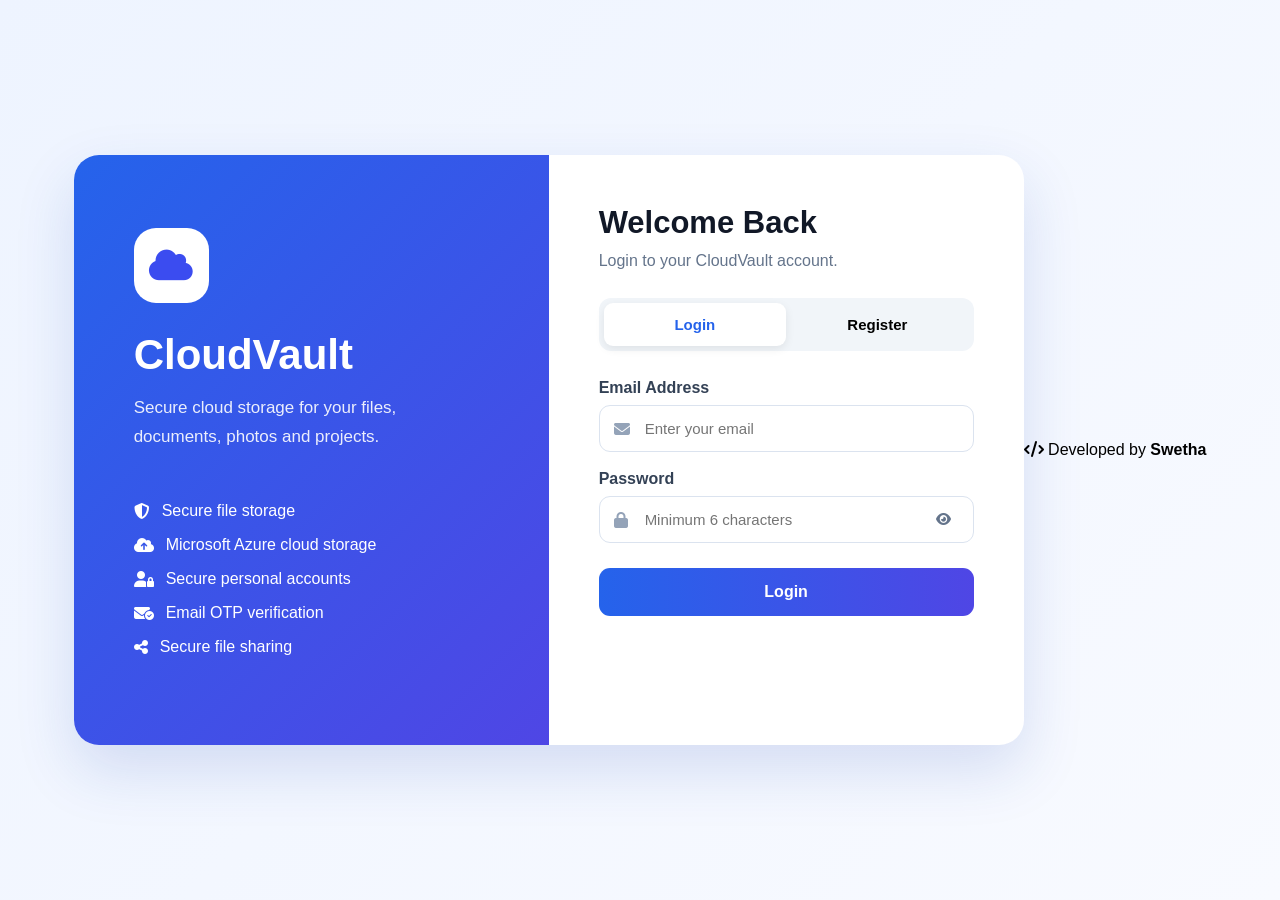
<file: index.html>
<!DOCTYPE html>
<html lang="en">

<head>

    <meta charset="UTF-8">

    <meta
        name="viewport"
        content="width=device-width, initial-scale=1.0"
    >

    <title>CloudVault - Secure Cloud Storage</title>

    <link
        rel="stylesheet"
        href="css/style.css"
    >

    <link
        rel="stylesheet"
        href="https://cdnjs.cloudflare.com/ajax/libs/font-awesome/6.5.2/css/all.min.css"
    >

</head>


<body>


<div class="app">


    <!-- =====================================================
         SIDEBAR
    ====================================================== -->

    <aside class="sidebar">


        <div class="logo">

            <div class="logo-icon">

                <i class="fa-solid fa-cloud"></i>

            </div>

            <h2>CloudVault</h2>

        </div>


        <!-- NEW BUTTON -->

        <div class="new-wrapper">

            <button
                class="new-btn"
                id="newBtn"
            >

                <i class="fa-solid fa-plus"></i>

                New

            </button>


            <div
                class="new-menu"
                id="newMenu"
            >

                <button data-new="folder">

                    <i class="fa-solid fa-folder-plus"></i>

                    New Folder

                </button>


                <div class="menu-divider"></div>


                <button data-new="file">

                    <i class="fa-solid fa-file-arrow-up"></i>

                    File Upload

                </button>


                <button data-new="folderUpload">

                    <i class="fa-solid fa-folder-open"></i>

                    Folder Upload

                </button>

            </div>

        </div>


        <!-- HIDDEN INPUTS -->

        <input
            type="file"
            id="fileInput"
            multiple
            hidden
        >


        <input
            type="file"
            id="folderInput"
            webkitdirectory
            multiple
            hidden
        >


        <!-- NAVIGATION -->

        <nav class="sidebar-menu">


            <button
                class="menu-item active"
                data-page="drive"
            >

                <i class="fa-solid fa-hard-drive"></i>

                <span>My Drive</span>

            </button>


            <button
                class="menu-item"
                data-page="shared"
            >

                <i class="fa-solid fa-user-group"></i>

                <span>Shared with me</span>

            </button>


            <button
                class="menu-item"
                data-page="recent"
            >

                <i class="fa-solid fa-clock"></i>

                <span>Recent</span>

            </button>


            <button
                class="menu-item"
                data-page="starred"
            >

                <i class="fa-solid fa-star"></i>

                <span>Starred</span>

            </button>


            <button
                class="menu-item"
                id="vaultMenu"
            >

                <i class="fa-solid fa-lock"></i>

                <span>Locked Folder</span>

            </button>
           


<button
    class="menu-item"
    data-page="activity"
>
    <i class="fa-solid fa-clock-rotate-left"></i>
    <span>Activity</span>
</button>





            <button
                class="menu-item"
                data-page="trash"
            >

                <i class="fa-solid fa-trash"></i>

                <span>Trash</span>

            </button>


        </nav>


        <!-- STORAGE -->

        <div class="storage-section">


            <div class="storage-title">

                <span>

                    <i class="fa-solid fa-cloud"></i>

                    Storage

                </span>


                <span id="storagePercent">

                    0%

                </span>

            </div>


            <div class="storage-bar">

                <div
                    class="storage-used"
                    id="storageUsed"
                ></div>

            </div>


            <p id="storageText">

                0 MB of 15 GB used

            </p>


            <button
                class="upgrade-btn"
                id="upgradeBtn"
            >

                Upgrade Storage

            </button>


        </div>


    </aside>


    <!-- =====================================================
         MAIN
    ====================================================== -->

    <main class="main">


        <!-- TOP BAR -->

        <header class="topbar">


            <div class="search-box">

                <i class="fa-solid fa-magnifying-glass"></i>


                <input
                    type="text"
                    id="searchInput"
                    placeholder="Search in CloudVault"
                >


                <i class="fa-solid fa-sliders"></i>

            </div>


            <div class="top-actions">


                <button
                    class="icon-btn"
                    id="helpBtn"
                >

                    <i class="fa-regular fa-circle-question"></i>

                </button>


                <button
                    class="icon-btn"
                    id="settingsBtn"
                >

                    <i class="fa-solid fa-gear"></i>

                </button>


                <button
                    class="icon-btn notification"
                    id="notificationBtn"
                >

                    <i class="fa-regular fa-bell"></i>

                    <span class="notification-dot"></span>

                </button>


                <div
                    class="profile"
                    id="profileBtn"
                >

                    <div class="profile-image">

                        U

                    </div>


                    <div class="profile-text">

                        <strong>User</strong>

                        <span>CloudVault User</span>

                    </div>


                    <i class="fa-solid fa-chevron-down"></i>

                </div>


                <button
                    class="icon-btn"
                    id="logoutBtn"
                    type="button"
                    title="Logout"
                    aria-label="Logout"
                >
                    <i class="fa-solid fa-right-from-bracket"></i>
                </button>


            </div>


        </header>


        <!-- CONTENT -->

        <section class="content">


            <!-- NORMAL DRIVE -->

            <div id="driveArea">


                <div class="content-header">


                    <div>

                        <h1 id="pageTitle">

                            My Drive

                        </h1>


                        <p id="pageDescription">

                            Store, manage and share your files securely.

                        </p>

                    </div>


                    <div class="view-actions">


                        <button
                            class="view-btn active"
                            id="gridViewBtn"
                        >

                            <i class="fa-solid fa-border-all"></i>

                        </button>


                        <button
                            class="view-btn"
                            id="listViewBtn"
                        >

                            <i class="fa-solid fa-list"></i>

                        </button>


                    </div>


                </div>


                <!-- QUICK ACCESS -->

                <section id="quickSection">


                    <div class="section-heading">

                        <h3>Quick Access</h3>

                    </div>


                    <div class="quick-grid">


                        <div class="quick-card">

                            <div class="quick-icon pdf">

                                <i class="fa-solid fa-file-pdf"></i>

                            </div>


                            <div>

                                <strong>
                                    Project Report.pdf
                                </strong>

                                <span>
                                    Cloud Project
                                </span>

                            </div>

                        </div>


                        <div class="quick-card">

                            <div class="quick-icon word">

                                <i class="fa-solid fa-file-word"></i>

                            </div>


                            <div>

                                <strong>
                                    Cloud Notes.docx
                                </strong>

                                <span>
                                    Documents
                                </span>

                            </div>

                        </div>


                        <div class="quick-card">

                            <div class="quick-icon image">

                                <i class="fa-solid fa-image"></i>

                            </div>


                            <div>

                                <strong>
                                    Architecture.png
                                </strong>

                                <span>
                                    Project Design
                                </span>

                            </div>

                        </div>


                    </div>


                </section>


                <!-- FOLDERS -->

                <section id="folderSection">


                    <div class="section-heading">

                        <h3>Folders</h3>

                    </div>


                    <div
                        class="folder-grid"
                        id="folderGrid"
                    ></div>


                </section>


                <!-- FILES -->

                <section>


                    <div class="section-heading">

                        <h3 id="filesHeading">

                            Files

                        </h3>


                        <span
                            class="result-count"
                            id="resultCount"
                        ></span>

                    </div>


                    <div
                        class="empty-state"
                        id="emptyState"
                    >

                        <i class="fa-regular fa-folder-open"></i>

                        <h3>No files found</h3>

                        <p>
                            Upload files using the New button.
                        </p>

                    </div>


                    <div
                        class="files-table"
                        id="filesTable"
                    >


                        <div class="file-row file-header">

                            <span>Name</span>

                            <span>Owner</span>

                            <span>Last Modified</span>

                            <span>Size</span>

                            <span></span>

                        </div>


                        <div id="fileRows"></div>


                    </div>


                </section>


            </div>


            <!-- =====================================================
                 PRIVATE VAULT
            ====================================================== -->

            <div
                class="private-vault"
                id="privateVault"
            >


                <div class="vault-header">


                    <div>

                        <h1>

                            <i class="fa-solid fa-shield-halved"></i>

                            Private Vault

                        </h1>


                        <p>

                            Your protected files and folders.

                        </p>

                    </div>


                    <button
                        class="lock-vault-btn"
                        id="lockVaultBtn"
                    >

                        <i class="fa-solid fa-lock"></i>

                        Lock Vault

                    </button>


                </div>


                <div class="vault-security">


                    <div class="vault-security-icon">

                        <i class="fa-solid fa-shield"></i>

                    </div>


                    <div>

                        <strong>
                            Protected Area
                        </strong>

                        <p>

                            Private files are separated from your normal drive.

                        </p>

                    </div>


                </div>


                <div class="vault-actions">


                    <button id="vaultUploadBtn">

                        <i class="fa-solid fa-file-arrow-up"></i>

                        Upload Private File

                    </button>


                    <button id="vaultFolderBtn">

                        <i class="fa-solid fa-folder-plus"></i>

                        New Private Folder

                    </button>


                </div>


                <input
                    type="file"
                    id="vaultFileInput"
                    multiple
                    hidden
                >


                <div
                    class="vault-files"
                    id="vaultFiles"
                ></div>


            </div>


        </section>


    </main>


</div>


<!-- =========================================================
     FILE MENU
========================================================= -->

<div
    class="context-menu"
    id="fileMenu"
>


    <button data-action="preview">

        <i class="fa-solid fa-eye"></i>

        Preview

    </button>


    <button data-action="share">

        <i class="fa-solid fa-user-plus"></i>

        Share

    </button>


    <button data-action="rename">

        <i class="fa-solid fa-pen"></i>

        Rename

    </button>


    <button data-action="download">

        <i class="fa-solid fa-download"></i>

        Download

    </button>


    <button data-action="star">

        <i class="fa-regular fa-star"></i>

        <span>Add to Starred</span>

    </button>


    <button data-action="vault">

        <i class="fa-solid fa-lock"></i>

        Move to Locked Folder

    </button>


    <div class="menu-divider"></div>


    <button
        data-action="trash"
        class="danger"
    >

        <i class="fa-solid fa-trash"></i>

        Move to Trash

    </button>


</div>



<!-- =========================================================
     TRASH MENU
========================================================= -->

<div
    class="context-menu"
    id="trashMenu"
>


    <button data-trash-action="restore">

        <i class="fa-solid fa-trash-arrow-up"></i>

        Restore

    </button>


    <button
        data-trash-action="delete"
        class="danger"
    >

        <i class="fa-solid fa-trash-can"></i>

        Delete Forever

    </button>


</div>


<!-- =========================================================
     LOCK MODAL
========================================================= -->

<div
    class="overlay"
    id="lockOverlay"
>


    <div class="modal lock-modal">


        <button
            class="modal-close"
            data-close="lockOverlay"
        >

            <i class="fa-solid fa-xmark"></i>

        </button>


        <div class="big-security-icon">

            <i class="fa-solid fa-lock"></i>

        </div>


        <h2>Locked Folder</h2>


        <p>

            Enter your PIN to access private files.

        </p>


        <input
            class="modal-input pin-input"
            type="password"
            id="lockPin"
            maxlength="4"
            inputmode="numeric"
            placeholder="••••"
        >


        <p
            class="error-text"
            id="lockError"
        ></p>


        <button
            class="primary-btn"
            id="unlockBtn"
        >

            <i class="fa-solid fa-unlock"></i>

            Unlock Folder

        </button>


        <small class="demo-note">

            Prototype PIN: 1234

        </small>


    </div>


</div>


<!-- =========================================================
     SHARE MODAL
========================================================= -->

<div
    class="overlay"
    id="shareOverlay"
>


    <div class="modal share-modal">


        <div class="modal-title-row">


            <div>

                <h2>Share File</h2>

                <p id="shareFileName"></p>

            </div>


            <button
                class="modal-close"
                data-close="shareOverlay"
            >

                <i class="fa-solid fa-xmark"></i>

            </button>


        </div>


        <label class="field-label">

            Share with people

        </label>


        <div class="share-input-row">


            <input
                type="email"
                id="shareEmail"
                placeholder="Enter email address"
            >


            <select id="sharePermission">

                <option value="Viewer">
                    Viewer
                </option>

                <option value="Editor">
                    Editor
                </option>

            </select>


            <button id="addPersonBtn">

                Share

            </button>


        </div>


        <p
            class="share-message"
            id="shareMessage"
        ></p>


        <h3 class="modal-subtitle">

            People with access

        </h3>


        <div id="peopleList"></div>


        <div class="general-access">


            <h3>General Access</h3>


            <div class="access-row">


                <div
                    class="access-icon"
                    id="accessIcon"
                >

                    <i class="fa-solid fa-lock"></i>

                </div>


                <div class="access-content">


                    <select id="linkAccess">

                        <option value="restricted">
                            Restricted
                        </option>

                        <option value="anyone">
                            Anyone with the link
                        </option>

                    </select>


                    <p id="accessDescription">

                        Only people added can access this file.

                    </p>


                </div>


            </div>


            <div class="expiry-row">

                <label>
                    Link Expiry
                </label>


                <select id="expirySelect">

                    <option>Never</option>

                    <option>1 Day</option>

                    <option>7 Days</option>

                    <option>30 Days</option>

                </select>

            </div>


        </div>


        <div class="copy-row">


            <input
                type="text"
                id="shareLink"
                readonly
            >


            <button id="copyLinkBtn">

                <i class="fa-solid fa-link"></i>

                Copy Link

            </button>


        </div>


        <div class="modal-footer">

            <button
                class="primary-small"
                data-close="shareOverlay"
            >

                Done

            </button>

        </div>


    </div>


</div>


<!-- =========================================================
     PREVIEW MODAL
========================================================= -->

<div
    class="overlay"
    id="previewOverlay"
>


    <div class="modal preview-modal">


        <div class="modal-title-row">


            <div>

                <h2 id="previewName">

                    File Preview

                </h2>


                <p id="previewInfo"></p>

            </div>


            <button
                class="modal-close"
                data-close="previewOverlay"
            >

                <i class="fa-solid fa-xmark"></i>

            </button>


        </div>


        <div
            class="preview-area"
            id="previewArea"
        ></div>


    </div>


</div>


<!-- =========================================================
     INFO MODAL
========================================================= -->

<div
    class="overlay"
    id="infoOverlay"
>


    <div class="modal small-modal">


        <button
            class="modal-close"
            data-close="infoOverlay"
        >

            <i class="fa-solid fa-xmark"></i>

        </button>


        <div class="big-security-icon">

            <i
                id="infoIcon"
                class="fa-solid fa-cloud"
            ></i>

        </div>


        <h2 id="infoTitle">

            CloudVault

        </h2>


        <p id="infoText"></p>


        <button
            class="primary-btn"
            data-close="infoOverlay"
        >

            Done

        </button>


    </div>


</div>


<!-- TOAST -->

<div
    class="toast"
    id="toast"
>

    <i class="fa-solid fa-circle-check"></i>

    <span id="toastText"></span>

</div>


<!-- =========================================================
     LOGOUT
========================================================= -->

<script>
    const logoutBtn = document.getElementById("logoutBtn");

    if (logoutBtn) {
        logoutBtn.addEventListener("click", function () {
            localStorage.removeItem("cloudvault_token");
            localStorage.removeItem("cloudvault_user");

            window.location.href = "login.html";
        });
    }
</script>


<!-- IMPORTANT: APP.JS MUST APPEAR ONLY ONCE -->

<script src="js/app.js"></script>
<script src="js/app.js"></script>


<footer class="developer-footer">
    <i class="fa-solid fa-code"></i>
    Developed by <strong>Swetha</strong>
</footer>


</body>
</html>
</file>
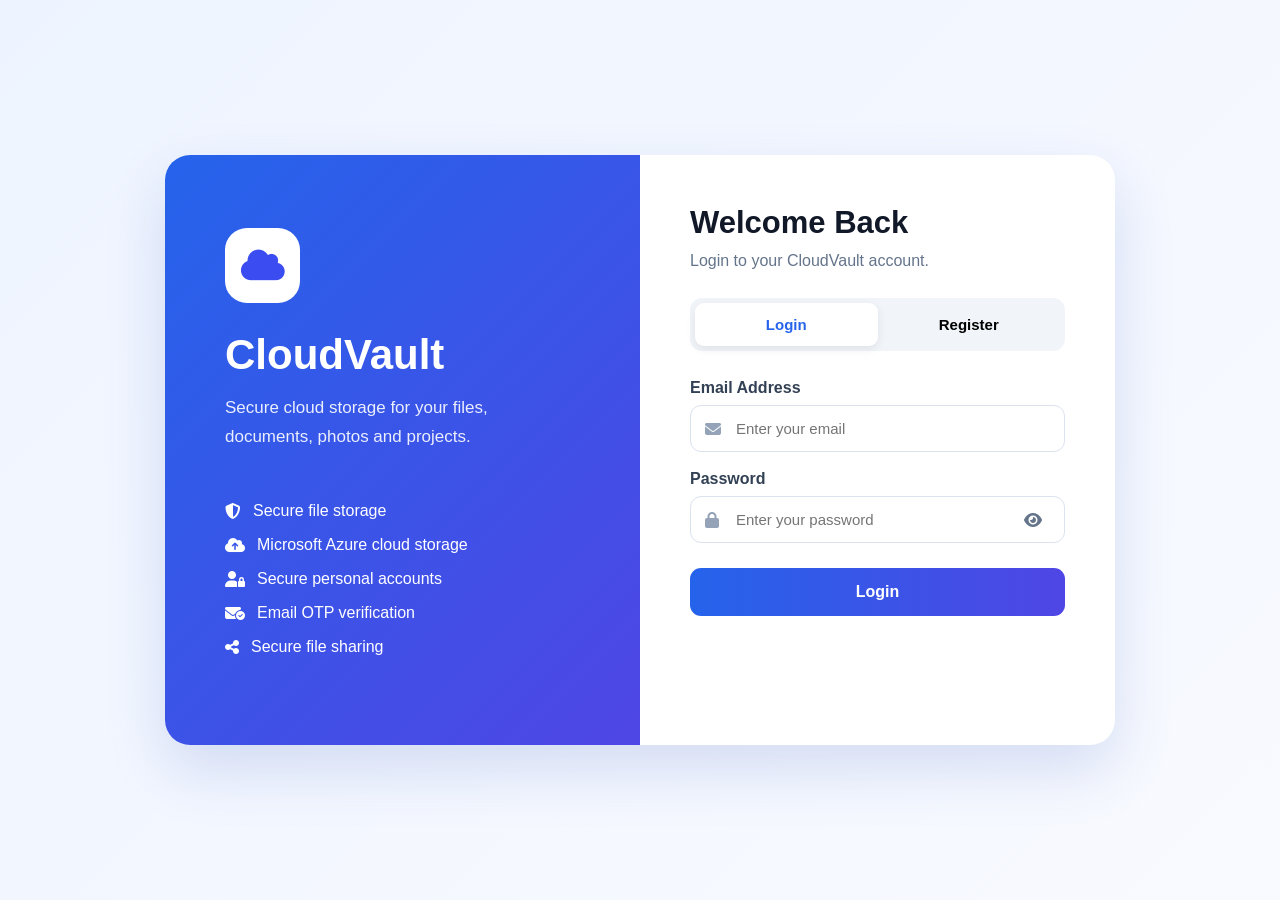
<file: frontend/index.html>
<!DOCTYPE html>
<html lang="en">

<head>

    <meta charset="UTF-8">

    <meta
        name="viewport"
        content="width=device-width, initial-scale=1.0"
    >

    <title>CloudVault - Secure Cloud Storage</title>

    <link
        rel="stylesheet"
        href="css/style.css"
    >

    <link
        rel="stylesheet"
        href="https://cdnjs.cloudflare.com/ajax/libs/font-awesome/6.5.2/css/all.min.css"
    >

</head>


<body>


<div class="app">


    <!-- =====================================================
         SIDEBAR
    ====================================================== -->

    <aside class="sidebar">


        <div class="logo">

            <div class="logo-icon">

                <i class="fa-solid fa-cloud"></i>

            </div>

            <h2>CloudVault</h2>

        </div>


        <!-- NEW BUTTON -->

        <div class="new-wrapper">

            <button
                class="new-btn"
                id="newBtn"
            >

                <i class="fa-solid fa-plus"></i>

                New

            </button>


            <div
                class="new-menu"
                id="newMenu"
            >

                <button data-new="folder">

                    <i class="fa-solid fa-folder-plus"></i>

                    New Folder

                </button>


                <div class="menu-divider"></div>


                <button data-new="file">

                    <i class="fa-solid fa-file-arrow-up"></i>

                    File Upload

                </button>


                <button data-new="folderUpload">

                    <i class="fa-solid fa-folder-open"></i>

                    Folder Upload

                </button>

            </div>

        </div>


        <!-- HIDDEN INPUTS -->

        <input
            type="file"
            id="fileInput"
            multiple
            hidden
        >


        <input
            type="file"
            id="folderInput"
            webkitdirectory
            multiple
            hidden
        >


        <!-- NAVIGATION -->

        <nav class="sidebar-menu">


            <button
                class="menu-item active"
                data-page="drive"
            >

                <i class="fa-solid fa-hard-drive"></i>

                <span>My Drive</span>

            </button>


            <button
                class="menu-item"
                data-page="shared"
            >

                <i class="fa-solid fa-user-group"></i>

                <span>Shared with me</span>

            </button>


            <button
                class="menu-item"
                data-page="recent"
            >

                <i class="fa-solid fa-clock"></i>

                <span>Recent</span>

            </button>


            <button
                class="menu-item"
                data-page="starred"
            >

                <i class="fa-solid fa-star"></i>

                <span>Starred</span>

            </button>


            <button
                class="menu-item"
                id="vaultMenu"
            >

                <i class="fa-solid fa-lock"></i>

                <span>Locked Folder</span>

            </button>
           


<button
    class="menu-item"
    data-page="activity"
>
    <i class="fa-solid fa-clock-rotate-left"></i>
    <span>Activity</span>
</button>





            <button
                class="menu-item"
                data-page="trash"
            >

                <i class="fa-solid fa-trash"></i>

                <span>Trash</span>

            </button>


        </nav>


        <!-- STORAGE -->

        <div class="storage-section">


            <div class="storage-title">

                <span>

                    <i class="fa-solid fa-cloud"></i>

                    Storage

                </span>


                <span id="storagePercent">

                    0%

                </span>

            </div>


            <div class="storage-bar">

                <div
                    class="storage-used"
                    id="storageUsed"
                ></div>

            </div>


            <p id="storageText">

                0 MB of 15 GB used

            </p>


            <button
                class="upgrade-btn"
                id="upgradeBtn"
            >

                Upgrade Storage

            </button>


        </div>


    </aside>


    <!-- =====================================================
         MAIN
    ====================================================== -->

    <main class="main">


        <!-- TOP BAR -->

        <header class="topbar">


            <div class="search-box">

                <i class="fa-solid fa-magnifying-glass"></i>


                <input
                    type="text"
                    id="searchInput"
                    placeholder="Search in CloudVault"
                >


                <i class="fa-solid fa-sliders"></i>

            </div>


            <div class="top-actions">


                <button
                    class="icon-btn"
                    id="helpBtn"
                >

                    <i class="fa-regular fa-circle-question"></i>

                </button>


                <button
                    class="icon-btn"
                    id="settingsBtn"
                >

                    <i class="fa-solid fa-gear"></i>

                </button>


                <button
                    class="icon-btn notification"
                    id="notificationBtn"
                >

                    <i class="fa-regular fa-bell"></i>

                    <span class="notification-dot"></span>

                </button>


                <div
                    class="profile"
                    id="profileBtn"
                >

                    <div class="profile-image">

                        U

                    </div>


                    <div class="profile-text">

                        <strong>User</strong>

                        <span>CloudVault User</span>

                    </div>


                    <i class="fa-solid fa-chevron-down"></i>

                </div>


            </div>


        </header>


        <!-- CONTENT -->

        <section class="content">


            <!-- NORMAL DRIVE -->

            <div id="driveArea">


                <div class="content-header">


                    <div>

                        <h1 id="pageTitle">

                            My Drive

                        </h1>


                        <p id="pageDescription">

                            Store, manage and share your files securely.

                        </p>

                    </div>


                    <div class="view-actions">


                        <button
                            class="view-btn active"
                            id="gridViewBtn"
                        >

                            <i class="fa-solid fa-border-all"></i>

                        </button>


                        <button
                            class="view-btn"
                            id="listViewBtn"
                        >

                            <i class="fa-solid fa-list"></i>

                        </button>


                    </div>


                </div>


                <!-- QUICK ACCESS -->

                <section id="quickSection">


                    <div class="section-heading">

                        <h3>Quick Access</h3>

                    </div>


                    <div class="quick-grid">


                        <div class="quick-card">

                            <div class="quick-icon pdf">

                                <i class="fa-solid fa-file-pdf"></i>

                            </div>


                            <div>

                                <strong>
                                    Project Report.pdf
                                </strong>

                                <span>
                                    Cloud Project
                                </span>

                            </div>

                        </div>


                        <div class="quick-card">

                            <div class="quick-icon word">

                                <i class="fa-solid fa-file-word"></i>

                            </div>


                            <div>

                                <strong>
                                    Cloud Notes.docx
                                </strong>

                                <span>
                                    Documents
                                </span>

                            </div>

                        </div>


                        <div class="quick-card">

                            <div class="quick-icon image">

                                <i class="fa-solid fa-image"></i>

                            </div>


                            <div>

                                <strong>
                                    Architecture.png
                                </strong>

                                <span>
                                    Project Design
                                </span>

                            </div>

                        </div>


                    </div>


                </section>


                <!-- FOLDERS -->

                <section id="folderSection">


                    <div class="section-heading">

                        <h3>Folders</h3>

                    </div>


                    <div
                        class="folder-grid"
                        id="folderGrid"
                    ></div>


                </section>


                <!-- FILES -->

                <section>


                    <div class="section-heading">

                        <h3 id="filesHeading">

                            Files

                        </h3>


                        <span
                            class="result-count"
                            id="resultCount"
                        ></span>

                    </div>


                    <div
                        class="empty-state"
                        id="emptyState"
                    >

                        <i class="fa-regular fa-folder-open"></i>

                        <h3>No files found</h3>

                        <p>
                            Upload files using the New button.
                        </p>

                    </div>


                    <div
                        class="files-table"
                        id="filesTable"
                    >


                        <div class="file-row file-header">

                            <span>Name</span>

                            <span>Owner</span>

                            <span>Last Modified</span>

                            <span>Size</span>

                            <span></span>

                        </div>


                        <div id="fileRows"></div>


                    </div>


                </section>


            </div>


            <!-- =====================================================
                 PRIVATE VAULT
            ====================================================== -->

            <div
                class="private-vault"
                id="privateVault"
            >


                <div class="vault-header">


                    <div>

                        <h1>

                            <i class="fa-solid fa-shield-halved"></i>

                            Private Vault

                        </h1>


                        <p>

                            Your protected files and folders.

                        </p>

                    </div>


                    <button
                        class="lock-vault-btn"
                        id="lockVaultBtn"
                    >

                        <i class="fa-solid fa-lock"></i>

                        Lock Vault

                    </button>


                </div>


                <div class="vault-security">


                    <div class="vault-security-icon">

                        <i class="fa-solid fa-shield"></i>

                    </div>


                    <div>

                        <strong>
                            Protected Area
                        </strong>

                        <p>

                            Private files are separated from your normal drive.

                        </p>

                    </div>


                </div>


                <div class="vault-actions">


                    <button id="vaultUploadBtn">

                        <i class="fa-solid fa-file-arrow-up"></i>

                        Upload Private File

                    </button>


                    <button id="vaultFolderBtn">

                        <i class="fa-solid fa-folder-plus"></i>

                        New Private Folder

                    </button>


                </div>


                <input
                    type="file"
                    id="vaultFileInput"
                    multiple
                    hidden
                >


                <div
                    class="vault-files"
                    id="vaultFiles"
                ></div>


            </div>


        </section>


    </main>


</div>


<!-- =========================================================
     FILE MENU
========================================================= -->

<div
    class="context-menu"
    id="fileMenu"
>


    <button data-action="preview">

        <i class="fa-solid fa-eye"></i>

        Preview

    </button>


    <button data-action="share">

        <i class="fa-solid fa-user-plus"></i>

        Share

    </button>


    <button data-action="rename">

        <i class="fa-solid fa-pen"></i>

        Rename

    </button>


    <button data-action="download">

        <i class="fa-solid fa-download"></i>

        Download

    </button>


    <button data-action="star">

        <i class="fa-regular fa-star"></i>

        <span>Add to Starred</span>

    </button>


    <button data-action="vault">

        <i class="fa-solid fa-lock"></i>

        Move to Locked Folder

    </button>


    <div class="menu-divider"></div>


    <button
        data-action="trash"
        class="danger"
    >

        <i class="fa-solid fa-trash"></i>

        Move to Trash

    </button>


</div>



<!-- =========================================================
     TRASH MENU
========================================================= -->

<div
    class="context-menu"
    id="trashMenu"
>


    <button data-trash-action="restore">

        <i class="fa-solid fa-trash-arrow-up"></i>

        Restore

    </button>


    <button
        data-trash-action="delete"
        class="danger"
    >

        <i class="fa-solid fa-trash-can"></i>

        Delete Forever

    </button>


</div>


<!-- =========================================================
     LOCK MODAL
========================================================= -->

<div
    class="overlay"
    id="lockOverlay"
>


    <div class="modal lock-modal">


        <button
            class="modal-close"
            data-close="lockOverlay"
        >

            <i class="fa-solid fa-xmark"></i>

        </button>


        <div class="big-security-icon">

            <i class="fa-solid fa-lock"></i>

        </div>


        <h2>Locked Folder</h2>


        <p>

            Enter your PIN to access private files.

        </p>


        <input
            class="modal-input pin-input"
            type="password"
            id="lockPin"
            maxlength="4"
            inputmode="numeric"
            placeholder="••••"
        >


        <p
            class="error-text"
            id="lockError"
        ></p>


        <button
            class="primary-btn"
            id="unlockBtn"
        >

            <i class="fa-solid fa-unlock"></i>

            Unlock Folder

        </button>


        <small class="demo-note">

            Prototype PIN: 1234

        </small>


    </div>


</div>


<!-- =========================================================
     SHARE MODAL
========================================================= -->

<div
    class="overlay"
    id="shareOverlay"
>


    <div class="modal share-modal">


        <div class="modal-title-row">


            <div>

                <h2>Share File</h2>

                <p id="shareFileName"></p>

            </div>


            <button
                class="modal-close"
                data-close="shareOverlay"
            >

                <i class="fa-solid fa-xmark"></i>

            </button>


        </div>


        <label class="field-label">

            Share with people

        </label>


        <div class="share-input-row">


            <input
                type="email"
                id="shareEmail"
                placeholder="Enter email address"
            >


            <select id="sharePermission">

                <option value="Viewer">
                    Viewer
                </option>

                <option value="Editor">
                    Editor
                </option>

            </select>


            <button id="addPersonBtn">

                Share

            </button>


        </div>


        <p
            class="share-message"
            id="shareMessage"
        ></p>


        <h3 class="modal-subtitle">

            People with access

        </h3>


        <div id="peopleList"></div>


        <div class="general-access">


            <h3>General Access</h3>


            <div class="access-row">


                <div
                    class="access-icon"
                    id="accessIcon"
                >

                    <i class="fa-solid fa-lock"></i>

                </div>


                <div class="access-content">


                    <select id="linkAccess">

                        <option value="restricted">
                            Restricted
                        </option>

                        <option value="anyone">
                            Anyone with the link
                        </option>

                    </select>


                    <p id="accessDescription">

                        Only people added can access this file.

                    </p>


                </div>


            </div>


            <div class="expiry-row">

                <label>
                    Link Expiry
                </label>


                <select id="expirySelect">

                    <option>Never</option>

                    <option>1 Day</option>

                    <option>7 Days</option>

                    <option>30 Days</option>

                </select>

            </div>


        </div>


        <div class="copy-row">


            <input
                type="text"
                id="shareLink"
                readonly
            >


            <button id="copyLinkBtn">

                <i class="fa-solid fa-link"></i>

                Copy Link

            </button>


        </div>


        <div class="modal-footer">

            <button
                class="primary-small"
                data-close="shareOverlay"
            >

                Done

            </button>

        </div>


    </div>


</div>


<!-- =========================================================
     PREVIEW MODAL
========================================================= -->

<div
    class="overlay"
    id="previewOverlay"
>


    <div class="modal preview-modal">


        <div class="modal-title-row">


            <div>

                <h2 id="previewName">

                    File Preview

                </h2>


                <p id="previewInfo"></p>

            </div>


            <button
                class="modal-close"
                data-close="previewOverlay"
            >

                <i class="fa-solid fa-xmark"></i>

            </button>


        </div>


        <div
            class="preview-area"
            id="previewArea"
        ></div>


    </div>


</div>


<!-- =========================================================
     INFO MODAL
========================================================= -->

<div
    class="overlay"
    id="infoOverlay"
>


    <div class="modal small-modal">


        <button
            class="modal-close"
            data-close="infoOverlay"
        >

            <i class="fa-solid fa-xmark"></i>

        </button>


        <div class="big-security-icon">

            <i
                id="infoIcon"
                class="fa-solid fa-cloud"
            ></i>

        </div>


        <h2 id="infoTitle">

            CloudVault

        </h2>


        <p id="infoText"></p>


        <button
            class="primary-btn"
            data-close="infoOverlay"
        >

            Done

        </button>


    </div>


</div>


<!-- TOAST -->

<div
    class="toast"
    id="toast"
>

    <i class="fa-solid fa-circle-check"></i>

    <span id="toastText"></span>

</div>


<!-- IMPORTANT: APP.JS MUST APPEAR ONLY ONCE -->

<script src="js/app.js"></script>


</body>

</html>
</file>
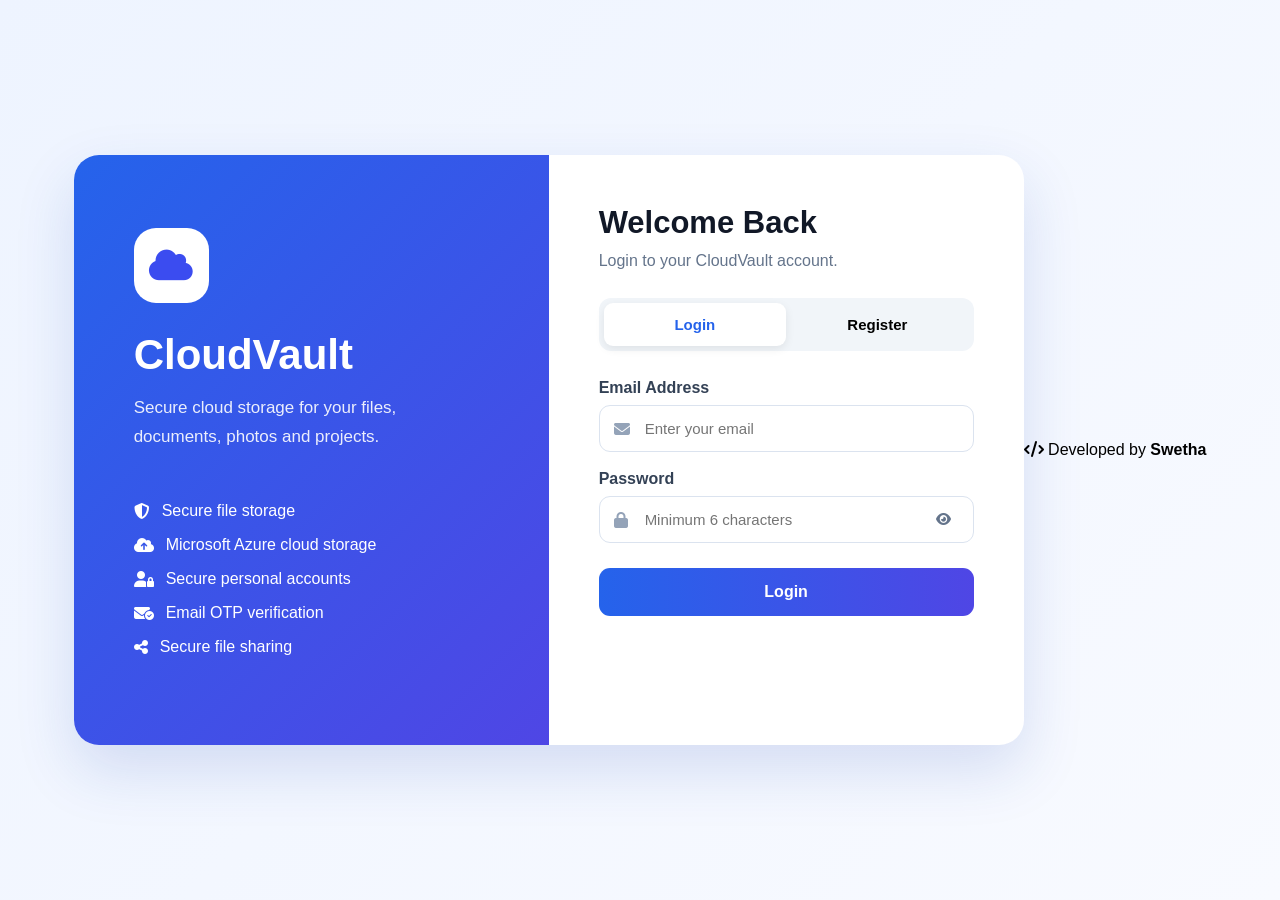
<file: login.html>
<!DOCTYPE html>
<html lang="en">

<head>
    <meta charset="UTF-8">

    <meta
        name="viewport"
        content="width=device-width, initial-scale=1.0"
    >

    <title>CloudVault - Login</title>

    <link
        rel="stylesheet"
        href="https://cdnjs.cloudflare.com/ajax/libs/font-awesome/6.5.2/css/all.min.css"
    >

    <style>

        * {
            box-sizing: border-box;
            margin: 0;
            padding: 0;
            font-family: Arial, sans-serif;
        }

        body {
            min-height: 100vh;
            background: linear-gradient(
                135deg,
                #eef4ff,
                #f8faff
            );

            display: flex;
            justify-content: center;
            align-items: center;
            padding: 20px;
        }

        .container {
            width: 950px;
            max-width: 95%;
            min-height: 590px;

            background: white;
            border-radius: 25px;
            overflow: hidden;

            display: grid;
            grid-template-columns: 1fr 1fr;

            box-shadow:
                0 25px 60px
                rgba(30, 64, 175, 0.15);
        }

        /* ========================= */
        /* LEFT SIDE                 */
        /* ========================= */

        .left {
            padding: 60px;
            color: white;

            background: linear-gradient(
                135deg,
                #2563eb,
                #4f46e5
            );

            display: flex;
            flex-direction: column;
            justify-content: center;
        }

        .cloud-logo {
            width: 75px;
            height: 75px;

            background: white;
            color: #3b4cf0;

            border-radius: 22px;

            display: flex;
            align-items: center;
            justify-content: center;

            font-size: 35px;
            margin-bottom: 28px;
        }

        .left h1 {
            font-size: 42px;
            margin-bottom: 15px;
        }

        .left p {
            line-height: 1.7;
            font-size: 17px;
            opacity: 0.9;
        }

        .features {
            margin-top: 35px;
        }

        .feature {
            margin: 16px 0;

            display: flex;
            align-items: center;
            gap: 12px;
        }

        /* ========================= */
        /* RIGHT SIDE                */
        /* ========================= */

        .right {
            padding: 50px;
        }

        .right h2 {
            font-size: 31px;
            color: #111827;
            margin-bottom: 8px;
        }

        .subtitle {
            color: #64748b;
            margin-bottom: 25px;
            line-height: 1.5;
        }

        /* ========================= */
        /* TABS                      */
        /* ========================= */

        .tabs {
            display: flex;

            background: #f1f5f9;

            border-radius: 12px;
            padding: 5px;
            margin-bottom: 28px;
        }

        .tab {
            width: 50%;

            border: none;
            padding: 13px;
            border-radius: 9px;

            cursor: pointer;
            background: transparent;

            font-weight: 600;
            font-size: 15px;
        }

        .tab.active {
            color: #2563eb;
            background: white;

            box-shadow:
                0 3px 10px
                rgba(0,0,0,0.08);
        }

        /* ========================= */
        /* FORM                      */
        /* ========================= */

        .form-group {
            margin-bottom: 18px;
        }

        .form-group label {
            display: block;
            margin-bottom: 8px;

            font-weight: 600;
            color: #334155;
        }

        .input-box {
            position: relative;
        }

        .input-icon {
            position: absolute;

            left: 15px;
            top: 50%;

            transform: translateY(-50%);

            color: #94a3b8;

            pointer-events: none;

            z-index: 2;
        }

        .input-box input {
            width: 100%;

            padding: 14px 45px;

            border: 1px solid #dbe3ef;
            border-radius: 11px;

            outline: none;

            font-size: 15px;

            transition: 0.2s;
        }

        .input-box input:focus {
            border-color: #3b82f6;

            box-shadow:
                0 0 0 3px
                rgba(59,130,246,0.08);
        }

        /* ========================= */
        /* PASSWORD EYE              */
        /* ========================= */

        .password-box input {
            padding-right: 55px;
        }

        .password-toggle {
            position: absolute;

            right: 10px;
            top: 50%;

            transform: translateY(-50%);

            width: 40px;
            height: 40px;

            border: none;
            background: transparent;

            cursor: pointer;

            color: #64748b;

            display: flex;
            align-items: center;
            justify-content: center;

            border-radius: 50%;

            z-index: 5;
        }

        .password-toggle:hover {
            color: #2563eb;
            background: #eff6ff;
        }

        .password-toggle i {
            position: static;
            transform: none;
            color: inherit;
            pointer-events: none;
        }

        /* ========================= */
        /* REGISTER EMAIL NOTICE     */
        /* ========================= */

        .register-email-notice {
            display: none;

            margin-top: -3px;
            margin-bottom: 20px;

            padding: 14px 15px;

            border-radius: 11px;

            background: #fff7ed;
            border: 1px solid #fed7aa;

            color: #9a3412;

            font-size: 13px;
            line-height: 1.6;
        }

        .register-email-notice i {
            margin-right: 6px;
        }

        .register-email-notice strong {
            color: #7c2d12;
        }

        /* ========================= */
        /* BUTTON                    */
        /* ========================= */

        .submit-btn {
            width: 100%;

            padding: 15px;

            border: none;
            border-radius: 11px;

            color: white;

            background: linear-gradient(
                90deg,
                #2563eb,
                #4f46e5
            );

            font-size: 16px;
            font-weight: 700;

            cursor: pointer;

            margin-top: 7px;
        }

        .submit-btn:hover {
            opacity: 0.94;
        }

        .submit-btn:disabled {
            opacity: 0.6;
            cursor: not-allowed;
        }

        /* ========================= */
        /* MESSAGES                  */
        /* ========================= */

        .message {
            min-height: 24px;

            text-align: center;

            margin-top: 17px;

            font-size: 14px;
            line-height: 1.5;
        }

        .error {
            color: #dc2626;
        }

        .success {
            color: #16a34a;
        }

        #nameGroup {
            display: none;
        }

        /* ========================= */
        /* OTP                       */
        /* ========================= */

        #otpSection {
            display: none;
        }

        .otp-box {
            text-align: center;
        }

        .otp-icon {
            width: 70px;
            height: 70px;

            border-radius: 50%;

            margin: 0 auto 20px;

            display: flex;
            align-items: center;
            justify-content: center;

            color: #2563eb;
            background: #eff6ff;

            font-size: 30px;
        }

        .otp-email {
            color: #2563eb;

            font-weight: 600;

            word-break: break-word;

            margin-top: 5px;
        }

        /* ========================= */
        /* FIRST OTP SPAM WARNING    */
        /* ========================= */

        .otp-notice {
            margin-top: 20px;
            margin-bottom: 5px;

            padding: 15px;

            border-radius: 12px;

            background: #fff7ed;

            border: 1px solid #fdba74;

            color: #9a3412;

            font-size: 14px;
            line-height: 1.6;

            text-align: left;
        }

        .otp-notice-title {
            display: flex;
            align-items: center;

            gap: 8px;

            font-weight: 700;

            color: #7c2d12;

            margin-bottom: 5px;
        }

        .otp-input {
            width: 100%;

            margin-top: 20px;

            padding: 17px;

            border: 1px solid #dbe3ef;

            border-radius: 12px;

            font-size: 27px;
            font-weight: 700;

            text-align: center;

            letter-spacing: 10px;

            outline: none;
        }

        .otp-input:focus {
            border-color: #2563eb;

            box-shadow:
                0 0 0 3px
                rgba(37,99,235,0.08);
        }

        .otp-actions {
            margin-top: 18px;

            display: flex;

            align-items: center;
            justify-content: space-between;

            gap: 10px;
        }

        .link-btn {
            border: none;
            background: transparent;

            color: #2563eb;

            cursor: pointer;

            font-size: 14px;
            font-weight: 600;
        }

        .back-btn {
            color: #64748b;
        }

        .verification-note {
            margin-top: 16px;

            color: #64748b;

            font-size: 13px;
            line-height: 1.5;
        }

        /* ========================= */
        /* MOBILE                    */
        /* ========================= */

        @media (max-width: 750px) {

            .container {
                grid-template-columns: 1fr;
            }

            .left {
                display: none;
            }

            .right {
                padding: 35px 25px;
            }

        }

    </style>

</head>


<body>


<div class="container">


    <!-- ============================= -->
    <!-- LEFT                          -->
    <!-- ============================= -->

    <div class="left">

        <div class="cloud-logo">

            <i class="fa-solid fa-cloud"></i>

        </div>


        <h1>
            CloudVault
        </h1>


        <p>
            Secure cloud storage for your files,
            documents, photos and projects.
        </p>


        <div class="features">


            <div class="feature">

                <i class="fa-solid fa-shield-halved"></i>

                Secure file storage

            </div>


            <div class="feature">

                <i class="fa-solid fa-cloud-arrow-up"></i>

                Microsoft Azure cloud storage

            </div>


            <div class="feature">

                <i class="fa-solid fa-user-lock"></i>

                Secure personal accounts

            </div>


            <div class="feature">

                <i class="fa-solid fa-envelope-circle-check"></i>

                Email OTP verification

            </div>


            <div class="feature">

                <i class="fa-solid fa-share-nodes"></i>

                Secure file sharing

            </div>


        </div>

    </div>


    <!-- ============================= -->
    <!-- RIGHT                         -->
    <!-- ============================= -->

    <div class="right">


        <!-- ========================= -->
        <!-- LOGIN / REGISTER          -->
        <!-- ========================= -->

        <div id="authSection">


            <h2 id="formTitle">
                Welcome Back
            </h2>


            <p
                class="subtitle"
                id="formSubtitle"
            >
                Login to your CloudVault account.
            </p>


            <!-- TABS -->

            <div class="tabs">


                <button
                    type="button"
                    class="tab active"
                    id="loginTab"
                >
                    Login
                </button>


                <button
                    type="button"
                    class="tab"
                    id="registerTab"
                >
                    Register
                </button>


            </div>


            <form id="authForm">


                <!-- NAME -->

                <div
                    class="form-group"
                    id="nameGroup"
                >

                    <label for="name">
                        Full Name
                    </label>


                    <div class="input-box">

                        <i
                            class="fa-solid fa-user input-icon"
                        ></i>


                        <input
                            type="text"
                            id="name"
                            placeholder="Enter your full name"
                            autocomplete="name"
                        >

                    </div>

                </div>


                <!-- EMAIL -->

                <div class="form-group">

                    <label for="email">
                        Email Address
                    </label>


                    <div class="input-box">

                        <i
                            class="fa-solid fa-envelope input-icon"
                        ></i>


                        <input
                            type="email"
                            id="email"
                            placeholder="Enter your email"
                            autocomplete="email"
                            required
                        >

                    </div>

                </div>


                <!-- ================================= -->
                <!-- REGISTER NOTICE - BEFORE OTP      -->
                <!-- ================================= -->

                <div
                    class="register-email-notice"
                    id="registerEmailNotice"
                >

                    <i class="fa-solid fa-envelope-circle-check"></i>

                    <strong>Email verification:</strong>

                    We will send a 6-digit OTP to your email.

                    Please check your
                    <strong>Inbox</strong>
                    and also your
                    <strong>Spam / Junk folder</strong>
                    for the verification code.

                </div>


                <!-- PASSWORD -->

                <div class="form-group">

                    <label for="password">
                        Password
                    </label>


                    <div class="input-box password-box">


                        <i
                            class="fa-solid fa-lock input-icon"
                        ></i>


                        <input
                            type="password"
                            id="password"
                            placeholder="Minimum 6 characters"
                            autocomplete="current-password"
                            minlength="6"
                            required
                        >


                        <!-- EYE -->

                        <button
                            type="button"
                            class="password-toggle"
                            id="togglePassword"
                            aria-label="Show password"
                            title="Show password"
                        >

                            <i
                                class="fa-solid fa-eye"
                                id="passwordEyeIcon"
                            ></i>

                        </button>


                    </div>

                </div>


                <!-- SUBMIT -->

                <button
                    type="submit"
                    class="submit-btn"
                    id="submitBtn"
                >
                    Login
                </button>


                <p
                    class="message"
                    id="message"
                ></p>


            </form>


        </div>


        <!-- ========================= -->
        <!-- OTP                       -->
        <!-- ========================= -->

        <div id="otpSection">


            <div class="otp-box">


                <div class="otp-icon">

                    <i
                        class="fa-solid fa-envelope-circle-check"
                    ></i>

                </div>


                <h2>
                    Verify Your Email
                </h2>


                <p class="subtitle">
                    We sent a 6-digit verification code to
                </p>


                <div
                    class="otp-email"
                    id="otpEmailText"
                ></div>


                <!-- ================================= -->
                <!-- VISIBLE FROM FIRST OTP            -->
                <!-- ================================= -->

                <div class="otp-notice">


                    <div class="otp-notice-title">

                        <i class="fa-solid fa-circle-info"></i>

                        OTP sent successfully!

                    </div>


                    <div>

                        Please check your
                        <strong>Inbox</strong>.

                        <br>

                        If you cannot find the OTP email,
                        please check your
                        <strong>Spam or Junk folder.</strong>

                    </div>


                </div>


                <!-- OTP INPUT -->

                <input
                    type="text"
                    id="otpInput"
                    class="otp-input"
                    maxlength="6"
                    inputmode="numeric"
                    autocomplete="one-time-code"
                    placeholder="000000"
                >


                <!-- VERIFY -->

                <button
                    type="button"
                    class="submit-btn"
                    id="verifyOtpBtn"
                >

                    Verify Email

                </button>


                <p
                    class="message"
                    id="otpMessage"
                ></p>


                <!-- ACTIONS -->

                <div class="otp-actions">


                    <button
                        type="button"
                        class="link-btn back-btn"
                        id="backBtn"
                    >

                        <i
                            class="fa-solid fa-arrow-left"
                        ></i>

                        Back

                    </button>


                    <button
                        type="button"
                        class="link-btn"
                        id="resendOtpBtn"
                    >

                        Resend OTP

                    </button>


                </div>


                <p class="verification-note">

                    The verification code expires in
                    10 minutes.

                </p>


            </div>


        </div>


    </div>


</div>


<!-- ================================= -->
<!-- YOUR EXISTING AUTH.JS             -->
<!-- ================================= -->

<script src="js/auth.js"></script>


<!-- ================================= -->
<!-- PAGE UI JAVASCRIPT                -->
<!-- ================================= -->

<script>

    /*
    ============================================================
    PASSWORD SHOW / HIDE
    ============================================================
    */

    const togglePassword =
        document.getElementById(
            "togglePassword"
        );


    const passwordField =
        document.getElementById(
            "password"
        );


    const passwordEyeIcon =
        document.getElementById(
            "passwordEyeIcon"
        );


    togglePassword.addEventListener(
        "click",
        function () {


            if (
                passwordField.type ===
                "password"
            ) {


                passwordField.type =
                    "text";


                passwordEyeIcon
                    .classList
                    .remove(
                        "fa-eye"
                    );


                passwordEyeIcon
                    .classList
                    .add(
                        "fa-eye-slash"
                    );


                togglePassword.setAttribute(
                    "aria-label",
                    "Hide password"
                );


                togglePassword.title =
                    "Hide password";


            } else {


                passwordField.type =
                    "password";


                passwordEyeIcon
                    .classList
                    .remove(
                        "fa-eye-slash"
                    );


                passwordEyeIcon
                    .classList
                    .add(
                        "fa-eye"
                    );


                togglePassword.setAttribute(
                    "aria-label",
                    "Show password"
                );


                togglePassword.title =
                    "Show password";

            }

        }
    );


    /*
    ============================================================
    SHOW SPAM/JUNK NOTICE ON REGISTER TAB
    ============================================================
    */

    const registerTabNotice =
        document.getElementById(
            "registerEmailNotice"
        );


    const registerTabButton =
        document.getElementById(
            "registerTab"
        );


    const loginTabButton =
        document.getElementById(
            "loginTab"
        );


    registerTabButton.addEventListener(
        "click",
        function () {

            registerTabNotice.style.display =
                "block";

        }
    );


    loginTabButton.addEventListener(
        "click",
        function () {

            registerTabNotice.style.display =
                "none";

        }
    );


</script>
<footer class="developer-footer">
    <i class="fa-solid fa-code"></i>
    Developed by <strong>Swetha</strong>
</footer>


</body>

</html>
</file>
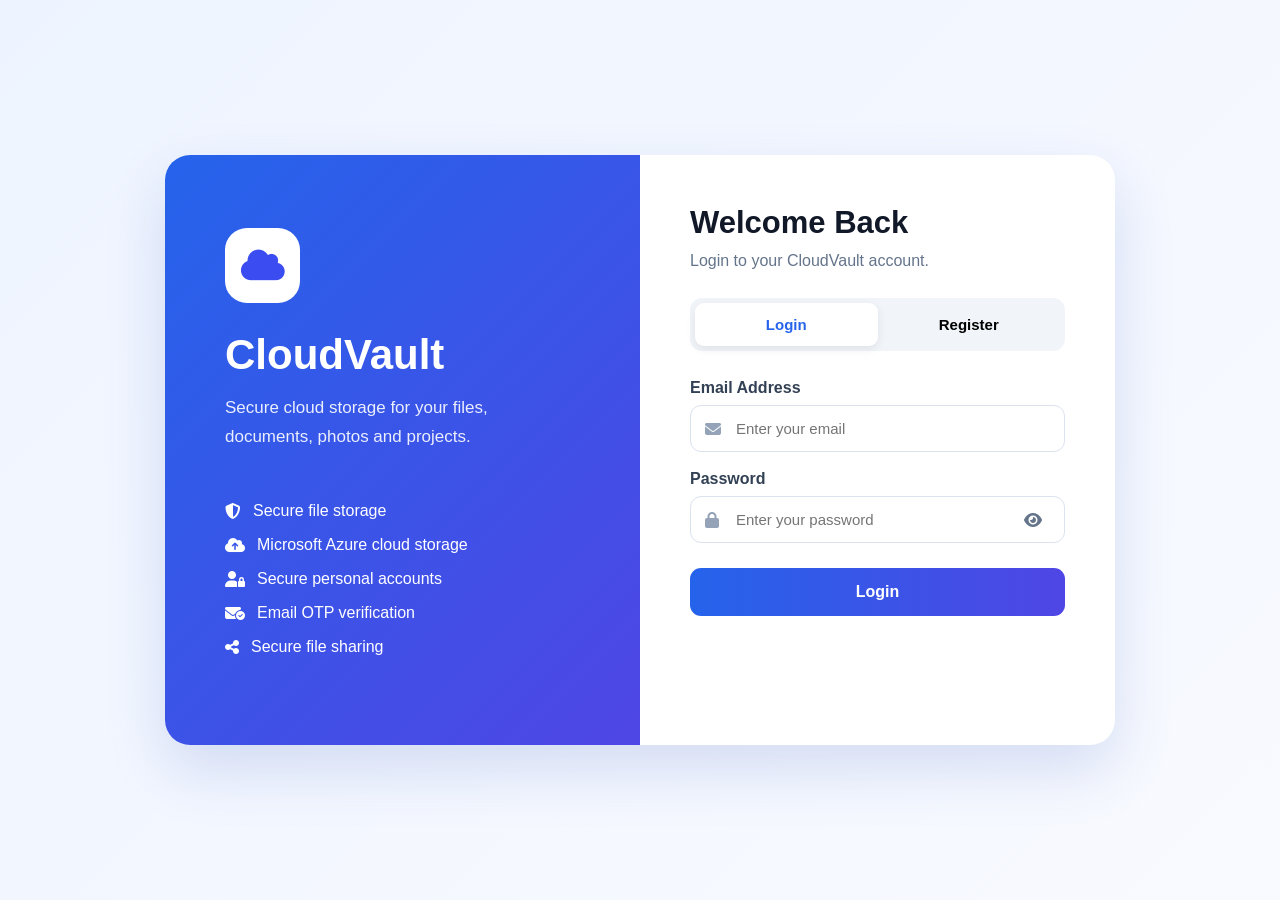
<file: frontend/login.html>
<!DOCTYPE html>
<html lang="en">

<head>

    <meta charset="UTF-8">

    <meta
        name="viewport"
        content="width=device-width, initial-scale=1.0"
    >

    <title>CloudVault - Login</title>

    <link
        rel="stylesheet"
        href="https://cdnjs.cloudflare.com/ajax/libs/font-awesome/6.5.2/css/all.min.css"
    >

    <style>

        * {
            box-sizing: border-box;
            margin: 0;
            padding: 0;
            font-family: Arial, sans-serif;
        }

        body {
            min-height: 100vh;

            background:
                linear-gradient(
                    135deg,
                    #eef4ff,
                    #f8faff
                );

            display: flex;
            justify-content: center;
            align-items: center;

            padding: 20px;
        }

        .container {
            width: 950px;
            max-width: 95%;
            min-height: 590px;

            background: white;

            border-radius: 25px;

            overflow: hidden;

            display: grid;

            grid-template-columns:
                1fr 1fr;

            box-shadow:
                0 25px 60px
                rgba(30, 64, 175, 0.15);
        }

        /* ============================= */
        /* LEFT SIDE                     */
        /* ============================= */

        .left {
            padding: 60px;

            color: white;

            background:
                linear-gradient(
                    135deg,
                    #2563eb,
                    #4f46e5
                );

            display: flex;
            flex-direction: column;
            justify-content: center;
        }

        .cloud-logo {
            width: 75px;
            height: 75px;

            background: white;
            color: #3b4cf0;

            border-radius: 22px;

            display: flex;
            align-items: center;
            justify-content: center;

            font-size: 35px;

            margin-bottom: 28px;
        }

        .left h1 {
            font-size: 42px;
            margin-bottom: 15px;
        }

        .left p {
            line-height: 1.7;
            font-size: 17px;
            opacity: 0.9;
        }

        .features {
            margin-top: 35px;
        }

        .feature {
            margin: 16px 0;

            display: flex;
            align-items: center;

            gap: 12px;
        }

        /* ============================= */
        /* RIGHT SIDE                    */
        /* ============================= */

        .right {
            padding: 50px;
        }

        .right h2 {
            font-size: 31px;

            color: #111827;

            margin-bottom: 8px;
        }

        .subtitle {
            color: #64748b;

            margin-bottom: 25px;

            line-height: 1.5;
        }

        /* ============================= */
        /* LOGIN / REGISTER TABS         */
        /* ============================= */

        .tabs {
            display: flex;

            background: #f1f5f9;

            border-radius: 12px;

            padding: 5px;

            margin-bottom: 28px;
        }

        .tab {
            width: 50%;

            border: none;

            padding: 13px;

            border-radius: 9px;

            cursor: pointer;

            background: transparent;

            font-weight: 600;

            font-size: 15px;
        }

        .tab.active {
            color: #2563eb;

            background: white;

            box-shadow:
                0 3px 10px
                rgba(0,0,0,0.08);
        }

        /* ============================= */
        /* FORM                          */
        /* ============================= */

        .form-group {
            margin-bottom: 18px;
        }

        .form-group label {
            display: block;

            margin-bottom: 8px;

            font-weight: 600;

            color: #334155;
        }

        .input-box {
            position: relative;
        }

        /* LEFT ICON */

        .input-icon {
            position: absolute;

            left: 15px;

            top: 50%;

            transform: translateY(-50%);

            color: #94a3b8;

            pointer-events: none;
        }

        .input-box input {
            width: 100%;

            padding:
                14px
                45px;

            border:
                1px solid #dbe3ef;

            border-radius: 11px;

            outline: none;

            font-size: 15px;

            transition: 0.2s;
        }

        .input-box input:focus {
            border-color: #3b82f6;

            box-shadow:
                0 0 0 3px
                rgba(59,130,246,0.08);
        }

        /* ============================= */
        /* PASSWORD EYE                  */
        /* ============================= */

        .password-box input {
            padding-right: 52px;
        }

        .password-toggle {
            position: absolute;

            right: 15px;

            top: 50%;

            transform: translateY(-50%);

            width: 35px;
            height: 35px;

            border: none;

            background: transparent;

            color: #64748b;

            cursor: pointer;

            display: flex;
            align-items: center;
            justify-content: center;

            font-size: 16px;

            border-radius: 50%;
        }

        .password-toggle:hover {
            color: #2563eb;

            background: #eff6ff;
        }

        .password-toggle:focus {
            outline:
                2px solid #bfdbfe;
        }

        /* ============================= */
        /* BUTTON                        */
        /* ============================= */

        .submit-btn {
            width: 100%;

            padding: 15px;

            border: none;

            border-radius: 11px;

            color: white;

            background:
                linear-gradient(
                    90deg,
                    #2563eb,
                    #4f46e5
                );

            font-size: 16px;

            font-weight: 700;

            cursor: pointer;

            margin-top: 7px;
        }

        .submit-btn:hover {
            opacity: 0.94;
        }

        .submit-btn:disabled {
            opacity: 0.6;

            cursor: not-allowed;
        }

        /* ============================= */
        /* MESSAGES                      */
        /* ============================= */

        .message {
            min-height: 24px;

            text-align: center;

            margin-top: 17px;

            font-size: 14px;

            line-height: 1.5;
        }

        .error {
            color: #dc2626;
        }

        .success {
            color: #16a34a;
        }

        #nameGroup {
            display: none;
        }

        /* ============================= */
        /* OTP SECTION                   */
        /* ============================= */

        #otpSection {
            display: none;
        }

        .otp-box {
            text-align: center;
        }

        .otp-icon {
            width: 70px;
            height: 70px;

            border-radius: 50%;

            margin:
                0 auto
                20px;

            display: flex;
            align-items: center;
            justify-content: center;

            color: #2563eb;

            background: #eff6ff;

            font-size: 30px;
        }

        .otp-email {
            color: #2563eb;

            font-weight: 600;

            word-break: break-word;

            margin-top: 5px;
        }

        /* NEW NOTICE */

        .otp-notice {
            margin-top: 18px;

            padding: 13px 15px;

            border-radius: 10px;

            background: #fff7ed;

            border: 1px solid #fed7aa;

            color: #9a3412;

            font-size: 13px;

            line-height: 1.6;

            text-align: left;
        }

        .otp-notice i {
            margin-right: 6px;
        }

        .otp-input {
            width: 100%;

            margin-top: 20px;

            padding: 17px;

            border:
                1px solid #dbe3ef;

            border-radius: 12px;

            font-size: 27px;

            font-weight: 700;

            text-align: center;

            letter-spacing: 10px;

            outline: none;
        }

        .otp-input:focus {
            border-color: #2563eb;

            box-shadow:
                0 0 0 3px
                rgba(37,99,235,0.08);
        }

        .otp-actions {
            margin-top: 18px;

            display: flex;

            align-items: center;
            justify-content: space-between;

            gap: 10px;
        }

        .link-btn {
            border: none;

            background: transparent;

            color: #2563eb;

            cursor: pointer;

            font-size: 14px;

            font-weight: 600;
        }

        .back-btn {
            color: #64748b;
        }

        .verification-note {
            margin-top: 16px;

            color: #64748b;

            font-size: 13px;

            line-height: 1.5;
        }

        /* ============================= */
        /* MOBILE                        */
        /* ============================= */

        @media (
            max-width: 750px
        ) {

            .container {
                grid-template-columns:
                    1fr;
            }

            .left {
                display: none;
            }

            .right {
                padding:
                    35px
                    25px;
            }
        }

    </style>

</head>


<body>


<div class="container">


    <!-- ============================== -->
    <!-- LEFT SIDE                      -->
    <!-- ============================== -->

    <div class="left">

        <div class="cloud-logo">

            <i class="fa-solid fa-cloud"></i>

        </div>


        <h1>
            CloudVault
        </h1>


        <p>
            Secure cloud storage for your files,
            documents, photos and projects.
        </p>


        <div class="features">


            <div class="feature">

                <i class="fa-solid fa-shield-halved"></i>

                Secure file storage

            </div>


            <div class="feature">

                <i class="fa-solid fa-cloud-arrow-up"></i>

                Microsoft Azure cloud storage

            </div>


            <div class="feature">

                <i class="fa-solid fa-user-lock"></i>

                Secure personal accounts

            </div>


            <div class="feature">

                <i class="fa-solid fa-envelope-circle-check"></i>

                Email OTP verification

            </div>


            <div class="feature">

                <i class="fa-solid fa-share-nodes"></i>

                Secure file sharing

            </div>


        </div>

    </div>


    <!-- ============================== -->
    <!-- RIGHT SIDE                     -->
    <!-- ============================== -->

    <div class="right">


        <!-- ========================== -->
        <!-- LOGIN / REGISTER           -->
        <!-- ========================== -->

        <div id="authSection">


            <h2 id="formTitle">
                Welcome Back
            </h2>


            <p
                class="subtitle"
                id="formSubtitle"
            >
                Login to your CloudVault account.
            </p>


            <!-- TABS -->

            <div class="tabs">


                <button
                    type="button"
                    class="tab active"
                    id="loginTab"
                >
                    Login
                </button>


                <button
                    type="button"
                    class="tab"
                    id="registerTab"
                >
                    Register
                </button>


            </div>


            <!-- FORM -->

            <form id="authForm">


                <!-- NAME -->

                <div
                    class="form-group"
                    id="nameGroup"
                >

                    <label for="name">
                        Full Name
                    </label>


                    <div class="input-box">

                        <i
                            class="fa-solid fa-user input-icon"
                        ></i>


                        <input
                            type="text"
                            id="name"
                            placeholder="Enter your full name"
                            autocomplete="name"
                        >

                    </div>

                </div>


                <!-- EMAIL -->

                <div class="form-group">

                    <label for="email">
                        Email Address
                    </label>


                    <div class="input-box">

                        <i
                            class="fa-solid fa-envelope input-icon"
                        ></i>


                        <input
                            type="email"
                            id="email"
                            placeholder="Enter your email"
                            autocomplete="email"
                            required
                        >

                    </div>

                </div>


                <!-- PASSWORD -->

                <div class="form-group">

                    <label for="password">
                        Password
                    </label>


                    <div
                        class="input-box password-box"
                    >

                        <i
                            class="fa-solid fa-lock input-icon"
                        ></i>


                        <input
                            type="password"
                            id="password"
                            placeholder="Enter your password"
                            autocomplete="current-password"
                            minlength="6"
                            required
                        >


                        <!-- PASSWORD EYE -->

                        <button
                            type="button"
                            class="password-toggle"
                            id="togglePassword"
                            aria-label="Show password"
                            title="Show password"
                        >

                            <i
                                class="fa-solid fa-eye"
                                id="passwordEyeIcon"
                            ></i>

                        </button>


                    </div>

                </div>


                <!-- SUBMIT -->

                <button
                    type="submit"
                    class="submit-btn"
                    id="submitBtn"
                >
                    Login
                </button>


                <div
                    id="message"
                    class="message"
                ></div>


            </form>


        </div>


        <!-- ========================== -->
        <!-- OTP SECTION                -->
        <!-- ========================== -->

        <div id="otpSection">


            <div class="otp-box">


                <div class="otp-icon">

                    <i
                        class="fa-solid fa-envelope-circle-check"
                    ></i>

                </div>


                <h2>
                    Verify Your Email
                </h2>


                <p class="subtitle">

                    We sent a 6-digit verification code to

                </p>


                <div
                    class="otp-email"
                    id="otpEmailText"
                ></div>


                <!-- SPAM NOTICE -->

                <div class="otp-notice">

                    <i
                        class="fa-solid fa-circle-info"
                    ></i>

                    <strong>
                        OTP sent!
                    </strong>

                    Please check your Inbox.

                    If you don't see the email,
                    please check your
                    <strong>Spam or Junk folder.</strong>

                </div>


                <!-- OTP INPUT -->

                <input
                    type="text"
                    id="otpInput"
                    class="otp-input"
                    placeholder="000000"
                    maxlength="6"
                    inputmode="numeric"
                    autocomplete="one-time-code"
                >


                <!-- VERIFY -->

                <button
                    type="button"
                    class="submit-btn"
                    id="verifyOtpBtn"
                >

                    Verify Email

                </button>


                <div
                    id="otpMessage"
                    class="message"
                ></div>


                <!-- OTP ACTIONS -->

                <div class="otp-actions">


                    <button
                        type="button"
                        class="link-btn back-btn"
                        id="backBtn"
                    >

                        <i
                            class="fa-solid fa-arrow-left"
                        ></i>

                        Back

                    </button>


                    <button
                        type="button"
                        class="link-btn"
                        id="resendOtpBtn"
                    >

                        Resend OTP

                    </button>


                </div>


                <p class="verification-note">

                    The verification code expires in
                    10 minutes.

                </p>


            </div>


        </div>


    </div>


</div>


<!-- ================================= -->
<!-- AUTH JAVASCRIPT                   -->
<!-- ================================= -->

<script src="../js/auth.js"></script>


<!-- ================================= -->
<!-- PASSWORD SHOW / HIDE              -->
<!-- ================================= -->

<script>

    const togglePassword =
        document.getElementById(
            "togglePassword"
        );


    const passwordField =
        document.getElementById(
            "password"
        );


    const passwordEyeIcon =
        document.getElementById(
            "passwordEyeIcon"
        );


    togglePassword.addEventListener(
        "click",
        function () {


            const passwordVisible =
                passwordField.type ===
                "text";


            if (passwordVisible) {

                passwordField.type =
                    "password";


                passwordEyeIcon
                    .classList
                    .remove(
                        "fa-eye-slash"
                    );


                passwordEyeIcon
                    .classList
                    .add(
                        "fa-eye"
                    );


                togglePassword.setAttribute(
                    "aria-label",
                    "Show password"
                );


                togglePassword.title =
                    "Show password";


            } else {


                passwordField.type =
                    "text";


                passwordEyeIcon
                    .classList
                    .remove(
                        "fa-eye"
                    );


                passwordEyeIcon
                    .classList
                    .add(
                        "fa-eye-slash"
                    );


                togglePassword.setAttribute(
                    "aria-label",
                    "Hide password"
                );


                togglePassword.title =
                    "Hide password";

            }

        }
    );

</script>


</body>

</html>
</file>
<file: css/style.css>
* {
    margin: 0;
    padding: 0;
    box-sizing: border-box;
}

:root {
    --blue: #2563eb;
    --indigo: #4f46e5;
    --text: #1e293b;
    --muted: #64748b;
    --border: #e2e8f0;
    --background: #f7f9fc;
}

body {
    font-family: Inter, Arial, Helvetica, sans-serif;
    background: var(--background);
    color: var(--text);
}

button,
input,
select {
    font-family: inherit;
}

button {
    cursor: pointer;
}

.app {
    min-height: 100vh;
    display: flex;
}


/* SIDEBAR */

.sidebar {
    width: 255px;
    background: #fff;
    border-right: 1px solid #e7ebf0;
    padding: 25px 18px;
    position: fixed;
    inset: 0 auto 0 0;
    display: flex;
    flex-direction: column;
    z-index: 100;
}

.logo {
    display: flex;
    align-items: center;
    gap: 11px;
    padding: 0 10px;
    margin-bottom: 30px;
}

.logo-icon {
    width: 42px;
    height: 42px;
    display: grid;
    place-items: center;
    border-radius: 12px;
    background: linear-gradient(135deg, var(--blue), var(--indigo));
    color: white;
    font-size: 20px;
}

.logo h2 {
    font-size: 20px;
}

.new-wrapper {
    position: relative;
}

.new-btn {
    width: 100%;
    height: 52px;
    border: 0;
    border-radius: 14px;
    background: linear-gradient(135deg, var(--blue), var(--indigo));
    color: white;
    font-size: 15px;
    font-weight: 600;
    display: flex;
    align-items: center;
    justify-content: center;
    gap: 10px;
    box-shadow: 0 8px 20px rgba(37, 99, 235, .22);
    margin-bottom: 25px;
}

.new-btn:hover {
    transform: translateY(-1px);
}

.new-menu {
    display: none;
    position: absolute;
    left: 0;
    top: 58px;
    width: 220px;
    background: white;
    border: 1px solid var(--border);
    border-radius: 14px;
    padding: 8px;
    box-shadow: 0 18px 45px rgba(15, 23, 42, .17);
    z-index: 3000;
}

.new-menu.show {
    display: block;
}

.new-menu button,
.context-menu button {
    width: 100%;
    border: 0;
    background: transparent;
    padding: 11px 12px;
    border-radius: 8px;
    text-align: left;
    display: flex;
    align-items: center;
    gap: 12px;
    color: #334155;
}

.new-menu button:hover,
.context-menu button:hover {
    background: #f1f5f9;
}

.menu-divider {
    height: 1px;
    background: var(--border);
    margin: 6px 4px;
}

.sidebar-menu {
    display: flex;
    flex-direction: column;
    gap: 5px;
}

.menu-item {
    border: 0;
    width: 100%;
    background: transparent;
    display: flex;
    align-items: center;
    gap: 13px;
    padding: 13px 15px;
    border-radius: 10px;
    color: var(--muted);
    font-size: 14px;
    text-align: left;
}

.menu-item i {
    width: 20px;
}

.menu-item:hover {
    background: #f1f5f9;
    color: var(--blue);
}

.menu-item.active {
    background: #eff6ff;
    color: var(--blue);
    font-weight: 600;
}

.storage-section {
    margin-top: auto;
    padding: 16px;
    background: #f8fafc;
    border-radius: 14px;
}

.storage-title {
    display: flex;
    justify-content: space-between;
    font-size: 13px;
    font-weight: 600;
    margin-bottom: 12px;
}

.storage-title span:first-child {
    display: flex;
    gap: 7px;
}

.storage-bar {
    height: 7px;
    border-radius: 20px;
    background: #e2e8f0;
    overflow: hidden;
}

.storage-used {
    width: 32%;
    height: 100%;
    background: linear-gradient(90deg, var(--blue), #6366f1);
    transition: width .3s;
}

.storage-section p {
    margin-top: 9px;
    color: var(--muted);
    font-size: 11px;
}

.upgrade-btn {
    width: 100%;
    margin-top: 14px;
    padding: 9px;
    border: 1px solid var(--blue);
    border-radius: 8px;
    background: transparent;
    color: var(--blue);
    font-size: 12px;
    font-weight: 600;
}


/* MAIN */

.main {
    width: calc(100% - 255px);
    margin-left: 255px;
}

.topbar {
    height: 85px;
    background: rgba(255,255,255,.93);
    border-bottom: 1px solid #e8edf3;
    display: flex;
    align-items: center;
    justify-content: space-between;
    padding: 0 35px;
    position: sticky;
    top: 0;
    z-index: 80;
    backdrop-filter: blur(15px);
}

.search-box {
    width: min(600px, 50vw);
    height: 48px;
    background: #f1f5f9;
    border-radius: 14px;
    display: flex;
    align-items: center;
    padding: 0 18px;
    gap: 12px;
    color: var(--muted);
}

.search-box input {
    border: 0;
    outline: 0;
    background: transparent;
    flex: 1;
    font-size: 14px;
}

.top-actions {
    display: flex;
    align-items: center;
    gap: 6px;
}

.icon-btn,
.view-btn,
.more-btn {
    border: 0;
    background: transparent;
    color: var(--muted);
}

.icon-btn {
    width: 40px;
    height: 40px;
    border-radius: 50%;
    font-size: 17px;
}

.icon-btn:hover {
    background: #f1f5f9;
}

.notification {
    position: relative;
}

.notification-dot {
    position: absolute;
    width: 6px;
    height: 6px;
    background: #ef4444;
    border-radius: 50%;
    right: 9px;
    top: 8px;
}

.profile {
    display: flex;
    align-items: center;
    gap: 10px;
    margin-left: 10px;
    padding-left: 15px;
    border-left: 1px solid var(--border);
    cursor: pointer;
}

.profile-image {
    width: 40px;
    height: 40px;
    border-radius: 50%;
    background: linear-gradient(135deg, var(--blue), #7c3aed);
    color: white;
    display: grid;
    place-items: center;
    font-weight: bold;
}

.profile-text {
    display: flex;
    flex-direction: column;
}

.profile-text strong {
    font-size: 13px;
}

.profile-text span {
    font-size: 10px;
    color: #94a3b8;
}


/* CONTENT */

.content {
    padding: 35px;
}

.content-header,
.vault-header {
    display: flex;
    justify-content: space-between;
    align-items: center;
    margin-bottom: 35px;
}

.content-header h1,
.vault-header h1 {
    font-size: 28px;
    color: #0f172a;
    margin-bottom: 6px;
}

.content-header p,
.vault-header p {
    font-size: 13px;
    color: var(--muted);
}

.view-actions {
    display: flex;
    background: white;
    border: 1px solid var(--border);
    padding: 4px;
    border-radius: 9px;
}

.view-btn {
    width: 36px;
    height: 32px;
    border-radius: 6px;
}

.view-btn.active {
    background: #eff6ff;
    color: var(--blue);
}

section {
    margin-bottom: 38px;
}

.section-heading {
    display: flex;
    justify-content: space-between;
    align-items: center;
    margin-bottom: 18px;
}

.section-heading h3 {
    font-size: 16px;
    color: #334155;
}

.result-count {
    font-size: 11px;
    color: #94a3b8;
}


/* QUICK ACCESS */

.quick-grid {
    display: grid;
    grid-template-columns: repeat(3, minmax(200px, 1fr));
    gap: 16px;
}

.quick-card {
    background: white;
    border: 1px solid #edf0f5;
    border-radius: 14px;
    padding: 16px;
    display: flex;
    align-items: center;
    gap: 13px;
    box-shadow: 0 2px 10px rgba(15,23,42,.03);
    transition: .2s;
}

.quick-card:hover,
.folder-card:hover,
.vault-file-card:hover {
    transform: translateY(-3px);
    box-shadow: 0 12px 30px rgba(15,23,42,.08);
}

.quick-icon {
    width: 44px;
    height: 44px;
    border-radius: 10px;
    display: grid;
    place-items: center;
    font-size: 21px;
}

.quick-card strong {
    display: block;
    font-size: 13px;
    margin-bottom: 5px;
}

.quick-card span {
    font-size: 10px;
    color: #94a3b8;
}


/* FILE COLORS */

.pdf {
    background: #fee2e2;
    color: #dc2626;
}

.word {
    background: #dbeafe;
    color: #2563eb;
}

.image {
    background: #ede9fe;
    color: #7c3aed;
}

.excel {
    background: #dcfce7;
    color: #16a34a;
}

.video {
    background: #fce7f3;
    color: #db2777;
}

.generic {
    background: #f1f5f9;
    color: #475569;
}


/* FOLDERS */

.folder-grid {
    display: grid;
    grid-template-columns: repeat(4, minmax(150px, 1fr));
    gap: 16px;
}

.folder-card {
    background: white;
    border: 1px solid #edf0f5;
    border-radius: 14px;
    padding: 18px;
    transition: .2s;
}

.folder-top {
    display: flex;
    justify-content: space-between;
    margin-bottom: 20px;
}

.folder-icon {
    font-size: 35px;
    color: #f59e0b;
}

.folder-card h4 {
    font-size: 14px;
    margin-bottom: 7px;
}

.folder-card p {
    font-size: 10px;
    color: #94a3b8;
}


/* FILE TABLE */

.files-table {
    background: white;
    border: 1px solid #edf0f5;
    border-radius: 14px;
    overflow: visible;
    box-shadow: 0 2px 10px rgba(15,23,42,.03);
}

.file-row {
    display: grid;
    grid-template-columns:
        minmax(220px,2fr)
        .8fr
        1.2fr
        .7fr
        40px;
    align-items: center;
    padding: 13px 20px;
    border-bottom: 1px solid #f1f5f9;
    font-size: 12px;
    color: var(--muted);
}

.file-row:last-child {
    border-bottom: 0;
}

.file-row:not(.file-header):hover {
    background: #f8fafc;
}

.file-header {
    font-size: 10px;
    color: #94a3b8;
    font-weight: 600;
    background: #fafbfc;
}

.file-name {
    display: flex;
    align-items: center;
    gap: 12px;
    color: #334155;
    font-weight: 500;
    min-width: 0;
}

.actual-file-name {
    white-space: nowrap;
    overflow: hidden;
    text-overflow: ellipsis;
}

.file-icon {
    min-width: 34px;
    width: 34px;
    height: 34px;
    border-radius: 8px;
    display: grid;
    place-items: center;
}

.more-btn {
    width: 30px;
    height: 30px;
    border-radius: 6px;
}

.more-btn:hover {
    background: #e2e8f0;
}

.star-indicator {
    color: #f59e0b;
    margin-left: 5px;
}

.shared-indicator {
    color: #64748b;
    margin-left: 6px;
}


/* GRID FILE VIEW */

.files-table.grid-mode {
    background: transparent;
    border: 0;
    box-shadow: none;
}

.files-table.grid-mode .file-header {
    display: none;
}

.files-table.grid-mode #fileRows {
    display: grid;
    grid-template-columns: repeat(4, minmax(180px,1fr));
    gap: 16px;
}

.files-table.grid-mode .file-row {
    background: white;
    border: 1px solid #edf0f5;
    border-radius: 14px;
    padding: 18px;
    display: grid;
    grid-template-columns: 1fr 30px;
    min-height: 115px;
}

.files-table.grid-mode .file-row > span {
    display: none;
}

.files-table.grid-mode .file-name {
    align-self: start;
    flex-direction: column;
    align-items: flex-start;
}

.files-table.grid-mode .file-icon {
    width: 45px;
    height: 45px;
    font-size: 19px;
}

.files-table.grid-mode .more-btn {
    grid-column: 2;
    grid-row: 1;
}


/* CONTEXT MENU */

.context-menu {
    display: none;
    position: fixed;
    width: 225px;
    background: white;
    border: 1px solid var(--border);
    border-radius: 12px;
    padding: 7px;
    box-shadow: 0 20px 45px rgba(15,23,42,.20);
    z-index: 9000;
}

.context-menu.show {
    display: block;
}

.context-menu .danger {
    color: #dc2626;
}


/* EMPTY */

.empty-state {
    display: none;
    min-height: 260px;
    border: 2px dashed #dbe2ea;
    border-radius: 16px;
    align-items: center;
    justify-content: center;
    flex-direction: column;
    color: #94a3b8;
    background: white;
}

.empty-state.show {
    display: flex;
}

.empty-state i {
    font-size: 42px;
    margin-bottom: 15px;
}

.empty-state h3 {
    color: #475569;
    margin-bottom: 7px;
}


/* VAULT */

.private-vault {
    display: none;
}

.private-vault.active {
    display: block;
}

.vault-header h1 {
    display: flex;
    align-items: center;
    gap: 12px;
}

.vault-header h1 i {
    color: var(--indigo);
}

.lock-vault-btn {
    padding: 11px 18px;
    border: 1px solid #dc2626;
    border-radius: 10px;
    background: white;
    color: #dc2626;
    font-weight: 600;
}

.vault-security {
    display: flex;
    gap: 16px;
    align-items: center;
    padding: 20px;
    margin-bottom: 25px;
    border-radius: 15px;
    background: linear-gradient(135deg,#eef2ff,#f5f3ff);
    border: 1px solid #ddd6fe;
}

.vault-security-icon {
    width: 50px;
    height: 50px;
    border-radius: 13px;
    display: grid;
    place-items: center;
    background: var(--indigo);
    color: white;
    font-size: 21px;
}

.vault-security strong {
    font-size: 14px;
}

.vault-security p {
    font-size: 12px;
    margin-top: 5px;
    color: var(--muted);
}

.vault-actions {
    display: flex;
    gap: 12px;
    margin-bottom: 25px;
}

.vault-actions button {
    border: 0;
    border-radius: 10px;
    padding: 12px 18px;
    background: var(--blue);
    color: white;
    font-weight: 600;
}

.vault-actions button:nth-child(2) {
    background: var(--indigo);
}

.vault-files {
    display: grid;
    grid-template-columns: repeat(auto-fill,minmax(210px,1fr));
    gap: 16px;
}

.vault-file-card {
    background: white;
    border: 1px solid var(--border);
    border-radius: 14px;
    padding: 18px;
    position: relative;
    transition: .2s;
}

.vault-file-icon {
    width: 50px;
    height: 50px;
    border-radius: 12px;
    background: #eef2ff;
    color: var(--indigo);
    display: grid;
    place-items: center;
    font-size: 21px;
    margin-bottom: 18px;
}

.vault-file-card h4 {
    font-size: 13px;
    margin-bottom: 7px;
    white-space: nowrap;
    overflow: hidden;
    text-overflow: ellipsis;
}

.vault-file-card p {
    color: #94a3b8;
    font-size: 11px;
}

.vault-lock-mark {
    position: absolute;
    right: 15px;
    top: 15px;
    color: var(--indigo);
}

.vault-empty {
    grid-column: 1/-1;
    min-height: 280px;
    border: 2px dashed #cbd5e1;
    border-radius: 18px;
    display: grid;
    place-items: center;
    text-align: center;
    color: #94a3b8;
}

.vault-empty i {
    font-size: 42px;
    margin-bottom: 12px;
}


/* MODALS */

.overlay {
    position: fixed;
    inset: 0;
    background: rgba(15,23,42,.55);
    backdrop-filter: blur(5px);
    display: none;
    align-items: center;
    justify-content: center;
    z-index: 10000;
}

.overlay.show {
    display: flex;
}

.modal {
    width: 500px;
    max-width: calc(100% - 30px);
    max-height: 90vh;
    overflow-y: auto;
    background: white;
    border-radius: 20px;
    padding: 28px;
    box-shadow: 0 30px 80px rgba(15,23,42,.25);
    position: relative;
}

.lock-modal,
.small-modal {
    width: 390px;
    text-align: center;
}

.share-modal {
    width: 590px;
}

.preview-modal {
    width: 760px;
}

.modal-close {
    width: 36px;
    height: 36px;
    border: 0;
    border-radius: 50%;
    background: #f1f5f9;
    color: var(--muted);
}

.lock-modal > .modal-close,
.small-modal > .modal-close {
    position: absolute;
    right: 18px;
    top: 18px;
}

.modal-title-row {
    display: flex;
    justify-content: space-between;
    align-items: flex-start;
    margin-bottom: 25px;
}

.modal h2 {
    color: #0f172a;
    font-size: 22px;
}

.modal p {
    color: var(--muted);
    font-size: 12px;
    margin-top: 6px;
}

.big-security-icon {
    width: 75px;
    height: 75px;
    margin: 5px auto 20px;
    border-radius: 22px;
    display: grid;
    place-items: center;
    font-size: 30px;
    color: white;
    background: linear-gradient(135deg,var(--blue),#7c3aed);
}

.modal-input {
    width: 100%;
    height: 50px;
    border: 1px solid #cbd5e1;
    border-radius: 11px;
    padding: 0 15px;
    outline: 0;
    margin-top: 20px;
}

.pin-input {
    text-align: center;
    font-size: 21px;
    letter-spacing: 9px;
}

.primary-btn {
    width: 100%;
    height: 48px;
    border: 0;
    border-radius: 11px;
    background: linear-gradient(135deg,var(--blue),var(--indigo));
    color: white;
    font-weight: 600;
    margin-top: 12px;
}

.demo-note {
    display: block;
    color: #94a3b8;
    margin-top: 12px;
}

.error-text {
    min-height: 17px;
    color: #dc2626 !important;
}


/* SHARE */

.field-label,
.modal-subtitle {
    display: block;
    font-size: 13px;
    color: #334155;
    margin-bottom: 9px;
}

.share-input-row {
    display: grid;
    grid-template-columns: 1fr 110px 80px;
    gap: 8px;
}

.share-input-row input,
.share-input-row select,
.general-access select,
.copy-row input {
    height: 44px;
    border: 1px solid #cbd5e1;
    border-radius: 9px;
    padding: 0 12px;
    background: white;
    outline: 0;
}

.share-input-row button {
    border: 0;
    border-radius: 9px;
    background: var(--blue);
    color: white;
    font-weight: 600;
}

.share-message {
    min-height: 22px;
}

.modal-subtitle {
    font-weight: 600;
    margin-top: 10px;
}

.person-row {
    display: flex;
    align-items: center;
    padding: 10px 0;
    border-bottom: 1px solid #f1f5f9;
}

.person-avatar {
    width: 38px;
    height: 38px;
    border-radius: 50%;
    display: grid;
    place-items: center;
    background: linear-gradient(135deg,var(--blue),#7c3aed);
    color: white;
    font-weight: bold;
    margin-right: 11px;
}

.person-info {
    flex: 1;
    display: flex;
    flex-direction: column;
}

.person-info strong {
    font-size: 12px;
}

.person-info span {
    font-size: 10px;
    color: #94a3b8;
    margin-top: 3px;
}

.person-row select {
    border: 0;
    color: var(--muted);
}

.general-access {
    margin-top: 22px;
    padding: 18px;
    background: #f8fafc;
    border: 1px solid var(--border);
    border-radius: 13px;
}

.general-access h3 {
    font-size: 14px;
    margin-bottom: 13px;
}

.access-row {
    display: flex;
    gap: 13px;
    align-items: center;
}

.access-icon {
    width: 42px;
    height: 42px;
    border-radius: 50%;
    display: grid;
    place-items: center;
    background: #e2e8f0;
}

.access-content {
    flex: 1;
}

.access-content select {
    width: 200px;
}

.expiry-row {
    display: flex;
    justify-content: space-between;
    align-items: center;
    margin-top: 17px;
    font-size: 12px;
}

.expiry-row select {
    width: 130px;
}

.copy-row {
    display: flex;
    gap: 9px;
    margin-top: 20px;
}

.copy-row input {
    flex: 1;
    background: #f8fafc;
}

.copy-row button {
    height: 44px;
    padding: 0 16px;
    border: 1px solid var(--blue);
    border-radius: 9px;
    background: white;
    color: var(--blue);
    font-weight: 600;
}

.modal-footer {
    display: flex;
    justify-content: flex-end;
    margin-top: 20px;
}

.primary-small {
    padding: 10px 25px;
    border: 0;
    border-radius: 9px;
    background: var(--blue);
    color: white;
    font-weight: 600;
}


/* PREVIEW */

.preview-area {
    min-height: 390px;
    background: #f8fafc;
    border: 1px solid var(--border);
    border-radius: 14px;
    display: grid;
    place-items: center;
    overflow: hidden;
}

.preview-area img {
    max-width: 100%;
    max-height: 500px;
}

.preview-area iframe {
    width: 100%;
    height: 500px;
    border: 0;
}

.preview-placeholder {
    text-align: center;
    color: #94a3b8;
}

.preview-placeholder i {
    font-size: 70px;
    margin-bottom: 20px;
}

.preview-placeholder h3 {
    color: #475569;
}


/* TOAST */

.toast {
    position: fixed;
    right: 30px;
    bottom: 30px;
    background: #0f172a;
    color: white;
    padding: 13px 18px;
    border-radius: 11px;
    display: flex;
    align-items: center;
    gap: 9px;
    box-shadow: 0 15px 40px rgba(15,23,42,.25);
    transform: translateY(100px);
    opacity: 0;
    transition: .3s;
    z-index: 20000;
    font-size: 13px;
}

.toast.show {
    transform: translateY(0);
    opacity: 1;
}


/* RESPONSIVE */

@media(max-width:1050px) {
    .folder-grid,
    .files-table.grid-mode #fileRows {
        grid-template-columns: repeat(2,1fr);
    }

    .quick-grid {
        grid-template-columns: 1fr;
    }
}

@media(max-width:800px) {
    .sidebar {
        width: 75px;
        padding: 20px 10px;
    }

    .sidebar h2,
    .menu-item span,
    .storage-section,
    .new-btn:not(i) {
        font-size: 0;
    }

    .logo {
        padding: 0;
        justify-content: center;
    }

    .new-btn {
        font-size: 0;
    }

    .new-btn i {
        font-size: 17px;
    }

    .menu-item {
        justify-content: center;
    }

    .menu-item i {
        width: auto;
    }

    .main {
        margin-left: 75px;
        width: calc(100% - 75px);
    }

    .profile-text,
    .profile > i {
        display: none;
    }

    .content {
        padding: 22px 15px;
    }

    .topbar {
        padding: 0 15px;
    }

    .search-box {
        width: 55%;
    }

    .file-row {
        grid-template-columns: 1fr 80px 35px;
    }

    .file-row > span:nth-child(2),
    .file-row > span:nth-child(3) {
        display: none;
    }
}

@media(max-width:550px) {
    .folder-grid,
    .files-table.grid-mode #fileRows {
        grid-template-columns: 1fr;
    }

    .share-input-row {
        grid-template-columns: 1fr;
    }

    .share-input-row button {
        height: 44px;
    }

    .copy-row {
        flex-direction: column;
    }

    .copy-row input {
        min-height: 44px;
    }

    .top-actions .icon-btn {
        display: none;
    }
}
</file>
<file: frontend/css/style.css>
* {
    margin: 0;
    padding: 0;
    box-sizing: border-box;
}

:root {
    --blue: #2563eb;
    --indigo: #4f46e5;
    --text: #1e293b;
    --muted: #64748b;
    --border: #e2e8f0;
    --background: #f7f9fc;
}

body {
    font-family: Inter, Arial, Helvetica, sans-serif;
    background: var(--background);
    color: var(--text);
}

button,
input,
select {
    font-family: inherit;
}

button {
    cursor: pointer;
}

.app {
    min-height: 100vh;
    display: flex;
}


/* SIDEBAR */

.sidebar {
    width: 255px;
    background: #fff;
    border-right: 1px solid #e7ebf0;
    padding: 25px 18px;
    position: fixed;
    inset: 0 auto 0 0;
    display: flex;
    flex-direction: column;
    z-index: 100;
}

.logo {
    display: flex;
    align-items: center;
    gap: 11px;
    padding: 0 10px;
    margin-bottom: 30px;
}

.logo-icon {
    width: 42px;
    height: 42px;
    display: grid;
    place-items: center;
    border-radius: 12px;
    background: linear-gradient(135deg, var(--blue), var(--indigo));
    color: white;
    font-size: 20px;
}

.logo h2 {
    font-size: 20px;
}

.new-wrapper {
    position: relative;
}

.new-btn {
    width: 100%;
    height: 52px;
    border: 0;
    border-radius: 14px;
    background: linear-gradient(135deg, var(--blue), var(--indigo));
    color: white;
    font-size: 15px;
    font-weight: 600;
    display: flex;
    align-items: center;
    justify-content: center;
    gap: 10px;
    box-shadow: 0 8px 20px rgba(37, 99, 235, .22);
    margin-bottom: 25px;
}

.new-btn:hover {
    transform: translateY(-1px);
}

.new-menu {
    display: none;
    position: absolute;
    left: 0;
    top: 58px;
    width: 220px;
    background: white;
    border: 1px solid var(--border);
    border-radius: 14px;
    padding: 8px;
    box-shadow: 0 18px 45px rgba(15, 23, 42, .17);
    z-index: 3000;
}

.new-menu.show {
    display: block;
}

.new-menu button,
.context-menu button {
    width: 100%;
    border: 0;
    background: transparent;
    padding: 11px 12px;
    border-radius: 8px;
    text-align: left;
    display: flex;
    align-items: center;
    gap: 12px;
    color: #334155;
}

.new-menu button:hover,
.context-menu button:hover {
    background: #f1f5f9;
}

.menu-divider {
    height: 1px;
    background: var(--border);
    margin: 6px 4px;
}

.sidebar-menu {
    display: flex;
    flex-direction: column;
    gap: 5px;
}

.menu-item {
    border: 0;
    width: 100%;
    background: transparent;
    display: flex;
    align-items: center;
    gap: 13px;
    padding: 13px 15px;
    border-radius: 10px;
    color: var(--muted);
    font-size: 14px;
    text-align: left;
}

.menu-item i {
    width: 20px;
}

.menu-item:hover {
    background: #f1f5f9;
    color: var(--blue);
}

.menu-item.active {
    background: #eff6ff;
    color: var(--blue);
    font-weight: 600;
}

.storage-section {
    margin-top: auto;
    padding: 16px;
    background: #f8fafc;
    border-radius: 14px;
}

.storage-title {
    display: flex;
    justify-content: space-between;
    font-size: 13px;
    font-weight: 600;
    margin-bottom: 12px;
}

.storage-title span:first-child {
    display: flex;
    gap: 7px;
}

.storage-bar {
    height: 7px;
    border-radius: 20px;
    background: #e2e8f0;
    overflow: hidden;
}

.storage-used {
    width: 32%;
    height: 100%;
    background: linear-gradient(90deg, var(--blue), #6366f1);
    transition: width .3s;
}

.storage-section p {
    margin-top: 9px;
    color: var(--muted);
    font-size: 11px;
}

.upgrade-btn {
    width: 100%;
    margin-top: 14px;
    padding: 9px;
    border: 1px solid var(--blue);
    border-radius: 8px;
    background: transparent;
    color: var(--blue);
    font-size: 12px;
    font-weight: 600;
}


/* MAIN */

.main {
    width: calc(100% - 255px);
    margin-left: 255px;
}

.topbar {
    height: 85px;
    background: rgba(255,255,255,.93);
    border-bottom: 1px solid #e8edf3;
    display: flex;
    align-items: center;
    justify-content: space-between;
    padding: 0 35px;
    position: sticky;
    top: 0;
    z-index: 80;
    backdrop-filter: blur(15px);
}

.search-box {
    width: min(600px, 50vw);
    height: 48px;
    background: #f1f5f9;
    border-radius: 14px;
    display: flex;
    align-items: center;
    padding: 0 18px;
    gap: 12px;
    color: var(--muted);
}

.search-box input {
    border: 0;
    outline: 0;
    background: transparent;
    flex: 1;
    font-size: 14px;
}

.top-actions {
    display: flex;
    align-items: center;
    gap: 6px;
}

.icon-btn,
.view-btn,
.more-btn {
    border: 0;
    background: transparent;
    color: var(--muted);
}

.icon-btn {
    width: 40px;
    height: 40px;
    border-radius: 50%;
    font-size: 17px;
}

.icon-btn:hover {
    background: #f1f5f9;
}

.notification {
    position: relative;
}

.notification-dot {
    position: absolute;
    width: 6px;
    height: 6px;
    background: #ef4444;
    border-radius: 50%;
    right: 9px;
    top: 8px;
}

.profile {
    display: flex;
    align-items: center;
    gap: 10px;
    margin-left: 10px;
    padding-left: 15px;
    border-left: 1px solid var(--border);
    cursor: pointer;
}

.profile-image {
    width: 40px;
    height: 40px;
    border-radius: 50%;
    background: linear-gradient(135deg, var(--blue), #7c3aed);
    color: white;
    display: grid;
    place-items: center;
    font-weight: bold;
}

.profile-text {
    display: flex;
    flex-direction: column;
}

.profile-text strong {
    font-size: 13px;
}

.profile-text span {
    font-size: 10px;
    color: #94a3b8;
}


/* CONTENT */

.content {
    padding: 35px;
}

.content-header,
.vault-header {
    display: flex;
    justify-content: space-between;
    align-items: center;
    margin-bottom: 35px;
}

.content-header h1,
.vault-header h1 {
    font-size: 28px;
    color: #0f172a;
    margin-bottom: 6px;
}

.content-header p,
.vault-header p {
    font-size: 13px;
    color: var(--muted);
}

.view-actions {
    display: flex;
    background: white;
    border: 1px solid var(--border);
    padding: 4px;
    border-radius: 9px;
}

.view-btn {
    width: 36px;
    height: 32px;
    border-radius: 6px;
}

.view-btn.active {
    background: #eff6ff;
    color: var(--blue);
}

section {
    margin-bottom: 38px;
}

.section-heading {
    display: flex;
    justify-content: space-between;
    align-items: center;
    margin-bottom: 18px;
}

.section-heading h3 {
    font-size: 16px;
    color: #334155;
}

.result-count {
    font-size: 11px;
    color: #94a3b8;
}


/* QUICK ACCESS */

.quick-grid {
    display: grid;
    grid-template-columns: repeat(3, minmax(200px, 1fr));
    gap: 16px;
}

.quick-card {
    background: white;
    border: 1px solid #edf0f5;
    border-radius: 14px;
    padding: 16px;
    display: flex;
    align-items: center;
    gap: 13px;
    box-shadow: 0 2px 10px rgba(15,23,42,.03);
    transition: .2s;
}

.quick-card:hover,
.folder-card:hover,
.vault-file-card:hover {
    transform: translateY(-3px);
    box-shadow: 0 12px 30px rgba(15,23,42,.08);
}

.quick-icon {
    width: 44px;
    height: 44px;
    border-radius: 10px;
    display: grid;
    place-items: center;
    font-size: 21px;
}

.quick-card strong {
    display: block;
    font-size: 13px;
    margin-bottom: 5px;
}

.quick-card span {
    font-size: 10px;
    color: #94a3b8;
}


/* FILE COLORS */

.pdf {
    background: #fee2e2;
    color: #dc2626;
}

.word {
    background: #dbeafe;
    color: #2563eb;
}

.image {
    background: #ede9fe;
    color: #7c3aed;
}

.excel {
    background: #dcfce7;
    color: #16a34a;
}

.video {
    background: #fce7f3;
    color: #db2777;
}

.generic {
    background: #f1f5f9;
    color: #475569;
}


/* FOLDERS */

.folder-grid {
    display: grid;
    grid-template-columns: repeat(4, minmax(150px, 1fr));
    gap: 16px;
}

.folder-card {
    background: white;
    border: 1px solid #edf0f5;
    border-radius: 14px;
    padding: 18px;
    transition: .2s;
}

.folder-top {
    display: flex;
    justify-content: space-between;
    margin-bottom: 20px;
}

.folder-icon {
    font-size: 35px;
    color: #f59e0b;
}

.folder-card h4 {
    font-size: 14px;
    margin-bottom: 7px;
}

.folder-card p {
    font-size: 10px;
    color: #94a3b8;
}


/* FILE TABLE */

.files-table {
    background: white;
    border: 1px solid #edf0f5;
    border-radius: 14px;
    overflow: visible;
    box-shadow: 0 2px 10px rgba(15,23,42,.03);
}

.file-row {
    display: grid;
    grid-template-columns:
        minmax(220px,2fr)
        .8fr
        1.2fr
        .7fr
        40px;
    align-items: center;
    padding: 13px 20px;
    border-bottom: 1px solid #f1f5f9;
    font-size: 12px;
    color: var(--muted);
}

.file-row:last-child {
    border-bottom: 0;
}

.file-row:not(.file-header):hover {
    background: #f8fafc;
}

.file-header {
    font-size: 10px;
    color: #94a3b8;
    font-weight: 600;
    background: #fafbfc;
}

.file-name {
    display: flex;
    align-items: center;
    gap: 12px;
    color: #334155;
    font-weight: 500;
    min-width: 0;
}

.actual-file-name {
    white-space: nowrap;
    overflow: hidden;
    text-overflow: ellipsis;
}

.file-icon {
    min-width: 34px;
    width: 34px;
    height: 34px;
    border-radius: 8px;
    display: grid;
    place-items: center;
}

.more-btn {
    width: 30px;
    height: 30px;
    border-radius: 6px;
}

.more-btn:hover {
    background: #e2e8f0;
}

.star-indicator {
    color: #f59e0b;
    margin-left: 5px;
}

.shared-indicator {
    color: #64748b;
    margin-left: 6px;
}


/* GRID FILE VIEW */

.files-table.grid-mode {
    background: transparent;
    border: 0;
    box-shadow: none;
}

.files-table.grid-mode .file-header {
    display: none;
}

.files-table.grid-mode #fileRows {
    display: grid;
    grid-template-columns: repeat(4, minmax(180px,1fr));
    gap: 16px;
}

.files-table.grid-mode .file-row {
    background: white;
    border: 1px solid #edf0f5;
    border-radius: 14px;
    padding: 18px;
    display: grid;
    grid-template-columns: 1fr 30px;
    min-height: 115px;
}

.files-table.grid-mode .file-row > span {
    display: none;
}

.files-table.grid-mode .file-name {
    align-self: start;
    flex-direction: column;
    align-items: flex-start;
}

.files-table.grid-mode .file-icon {
    width: 45px;
    height: 45px;
    font-size: 19px;
}

.files-table.grid-mode .more-btn {
    grid-column: 2;
    grid-row: 1;
}


/* CONTEXT MENU */

.context-menu {
    display: none;
    position: fixed;
    width: 225px;
    background: white;
    border: 1px solid var(--border);
    border-radius: 12px;
    padding: 7px;
    box-shadow: 0 20px 45px rgba(15,23,42,.20);
    z-index: 9000;
}

.context-menu.show {
    display: block;
}

.context-menu .danger {
    color: #dc2626;
}


/* EMPTY */

.empty-state {
    display: none;
    min-height: 260px;
    border: 2px dashed #dbe2ea;
    border-radius: 16px;
    align-items: center;
    justify-content: center;
    flex-direction: column;
    color: #94a3b8;
    background: white;
}

.empty-state.show {
    display: flex;
}

.empty-state i {
    font-size: 42px;
    margin-bottom: 15px;
}

.empty-state h3 {
    color: #475569;
    margin-bottom: 7px;
}


/* VAULT */

.private-vault {
    display: none;
}

.private-vault.active {
    display: block;
}

.vault-header h1 {
    display: flex;
    align-items: center;
    gap: 12px;
}

.vault-header h1 i {
    color: var(--indigo);
}

.lock-vault-btn {
    padding: 11px 18px;
    border: 1px solid #dc2626;
    border-radius: 10px;
    background: white;
    color: #dc2626;
    font-weight: 600;
}

.vault-security {
    display: flex;
    gap: 16px;
    align-items: center;
    padding: 20px;
    margin-bottom: 25px;
    border-radius: 15px;
    background: linear-gradient(135deg,#eef2ff,#f5f3ff);
    border: 1px solid #ddd6fe;
}

.vault-security-icon {
    width: 50px;
    height: 50px;
    border-radius: 13px;
    display: grid;
    place-items: center;
    background: var(--indigo);
    color: white;
    font-size: 21px;
}

.vault-security strong {
    font-size: 14px;
}

.vault-security p {
    font-size: 12px;
    margin-top: 5px;
    color: var(--muted);
}

.vault-actions {
    display: flex;
    gap: 12px;
    margin-bottom: 25px;
}

.vault-actions button {
    border: 0;
    border-radius: 10px;
    padding: 12px 18px;
    background: var(--blue);
    color: white;
    font-weight: 600;
}

.vault-actions button:nth-child(2) {
    background: var(--indigo);
}

.vault-files {
    display: grid;
    grid-template-columns: repeat(auto-fill,minmax(210px,1fr));
    gap: 16px;
}

.vault-file-card {
    background: white;
    border: 1px solid var(--border);
    border-radius: 14px;
    padding: 18px;
    position: relative;
    transition: .2s;
}

.vault-file-icon {
    width: 50px;
    height: 50px;
    border-radius: 12px;
    background: #eef2ff;
    color: var(--indigo);
    display: grid;
    place-items: center;
    font-size: 21px;
    margin-bottom: 18px;
}

.vault-file-card h4 {
    font-size: 13px;
    margin-bottom: 7px;
    white-space: nowrap;
    overflow: hidden;
    text-overflow: ellipsis;
}

.vault-file-card p {
    color: #94a3b8;
    font-size: 11px;
}

.vault-lock-mark {
    position: absolute;
    right: 15px;
    top: 15px;
    color: var(--indigo);
}

.vault-empty {
    grid-column: 1/-1;
    min-height: 280px;
    border: 2px dashed #cbd5e1;
    border-radius: 18px;
    display: grid;
    place-items: center;
    text-align: center;
    color: #94a3b8;
}

.vault-empty i {
    font-size: 42px;
    margin-bottom: 12px;
}


/* MODALS */

.overlay {
    position: fixed;
    inset: 0;
    background: rgba(15,23,42,.55);
    backdrop-filter: blur(5px);
    display: none;
    align-items: center;
    justify-content: center;
    z-index: 10000;
}

.overlay.show {
    display: flex;
}

.modal {
    width: 500px;
    max-width: calc(100% - 30px);
    max-height: 90vh;
    overflow-y: auto;
    background: white;
    border-radius: 20px;
    padding: 28px;
    box-shadow: 0 30px 80px rgba(15,23,42,.25);
    position: relative;
}

.lock-modal,
.small-modal {
    width: 390px;
    text-align: center;
}

.share-modal {
    width: 590px;
}

.preview-modal {
    width: 760px;
}

.modal-close {
    width: 36px;
    height: 36px;
    border: 0;
    border-radius: 50%;
    background: #f1f5f9;
    color: var(--muted);
}

.lock-modal > .modal-close,
.small-modal > .modal-close {
    position: absolute;
    right: 18px;
    top: 18px;
}

.modal-title-row {
    display: flex;
    justify-content: space-between;
    align-items: flex-start;
    margin-bottom: 25px;
}

.modal h2 {
    color: #0f172a;
    font-size: 22px;
}

.modal p {
    color: var(--muted);
    font-size: 12px;
    margin-top: 6px;
}

.big-security-icon {
    width: 75px;
    height: 75px;
    margin: 5px auto 20px;
    border-radius: 22px;
    display: grid;
    place-items: center;
    font-size: 30px;
    color: white;
    background: linear-gradient(135deg,var(--blue),#7c3aed);
}

.modal-input {
    width: 100%;
    height: 50px;
    border: 1px solid #cbd5e1;
    border-radius: 11px;
    padding: 0 15px;
    outline: 0;
    margin-top: 20px;
}

.pin-input {
    text-align: center;
    font-size: 21px;
    letter-spacing: 9px;
}

.primary-btn {
    width: 100%;
    height: 48px;
    border: 0;
    border-radius: 11px;
    background: linear-gradient(135deg,var(--blue),var(--indigo));
    color: white;
    font-weight: 600;
    margin-top: 12px;
}

.demo-note {
    display: block;
    color: #94a3b8;
    margin-top: 12px;
}

.error-text {
    min-height: 17px;
    color: #dc2626 !important;
}


/* SHARE */

.field-label,
.modal-subtitle {
    display: block;
    font-size: 13px;
    color: #334155;
    margin-bottom: 9px;
}

.share-input-row {
    display: grid;
    grid-template-columns: 1fr 110px 80px;
    gap: 8px;
}

.share-input-row input,
.share-input-row select,
.general-access select,
.copy-row input {
    height: 44px;
    border: 1px solid #cbd5e1;
    border-radius: 9px;
    padding: 0 12px;
    background: white;
    outline: 0;
}

.share-input-row button {
    border: 0;
    border-radius: 9px;
    background: var(--blue);
    color: white;
    font-weight: 600;
}

.share-message {
    min-height: 22px;
}

.modal-subtitle {
    font-weight: 600;
    margin-top: 10px;
}

.person-row {
    display: flex;
    align-items: center;
    padding: 10px 0;
    border-bottom: 1px solid #f1f5f9;
}

.person-avatar {
    width: 38px;
    height: 38px;
    border-radius: 50%;
    display: grid;
    place-items: center;
    background: linear-gradient(135deg,var(--blue),#7c3aed);
    color: white;
    font-weight: bold;
    margin-right: 11px;
}

.person-info {
    flex: 1;
    display: flex;
    flex-direction: column;
}

.person-info strong {
    font-size: 12px;
}

.person-info span {
    font-size: 10px;
    color: #94a3b8;
    margin-top: 3px;
}

.person-row select {
    border: 0;
    color: var(--muted);
}

.general-access {
    margin-top: 22px;
    padding: 18px;
    background: #f8fafc;
    border: 1px solid var(--border);
    border-radius: 13px;
}

.general-access h3 {
    font-size: 14px;
    margin-bottom: 13px;
}

.access-row {
    display: flex;
    gap: 13px;
    align-items: center;
}

.access-icon {
    width: 42px;
    height: 42px;
    border-radius: 50%;
    display: grid;
    place-items: center;
    background: #e2e8f0;
}

.access-content {
    flex: 1;
}

.access-content select {
    width: 200px;
}

.expiry-row {
    display: flex;
    justify-content: space-between;
    align-items: center;
    margin-top: 17px;
    font-size: 12px;
}

.expiry-row select {
    width: 130px;
}

.copy-row {
    display: flex;
    gap: 9px;
    margin-top: 20px;
}

.copy-row input {
    flex: 1;
    background: #f8fafc;
}

.copy-row button {
    height: 44px;
    padding: 0 16px;
    border: 1px solid var(--blue);
    border-radius: 9px;
    background: white;
    color: var(--blue);
    font-weight: 600;
}

.modal-footer {
    display: flex;
    justify-content: flex-end;
    margin-top: 20px;
}

.primary-small {
    padding: 10px 25px;
    border: 0;
    border-radius: 9px;
    background: var(--blue);
    color: white;
    font-weight: 600;
}


/* PREVIEW */

.preview-area {
    min-height: 390px;
    background: #f8fafc;
    border: 1px solid var(--border);
    border-radius: 14px;
    display: grid;
    place-items: center;
    overflow: hidden;
}

.preview-area img {
    max-width: 100%;
    max-height: 500px;
}

.preview-area iframe {
    width: 100%;
    height: 500px;
    border: 0;
}

.preview-placeholder {
    text-align: center;
    color: #94a3b8;
}

.preview-placeholder i {
    font-size: 70px;
    margin-bottom: 20px;
}

.preview-placeholder h3 {
    color: #475569;
}


/* TOAST */

.toast {
    position: fixed;
    right: 30px;
    bottom: 30px;
    background: #0f172a;
    color: white;
    padding: 13px 18px;
    border-radius: 11px;
    display: flex;
    align-items: center;
    gap: 9px;
    box-shadow: 0 15px 40px rgba(15,23,42,.25);
    transform: translateY(100px);
    opacity: 0;
    transition: .3s;
    z-index: 20000;
    font-size: 13px;
}

.toast.show {
    transform: translateY(0);
    opacity: 1;
}


/* RESPONSIVE */

@media(max-width:1050px) {
    .folder-grid,
    .files-table.grid-mode #fileRows {
        grid-template-columns: repeat(2,1fr);
    }

    .quick-grid {
        grid-template-columns: 1fr;
    }
}

@media(max-width:800px) {
    .sidebar {
        width: 75px;
        padding: 20px 10px;
    }

    .sidebar h2,
    .menu-item span,
    .storage-section,
    .new-btn:not(i) {
        font-size: 0;
    }

    .logo {
        padding: 0;
        justify-content: center;
    }

    .new-btn {
        font-size: 0;
    }

    .new-btn i {
        font-size: 17px;
    }

    .menu-item {
        justify-content: center;
    }

    .menu-item i {
        width: auto;
    }

    .main {
        margin-left: 75px;
        width: calc(100% - 75px);
    }

    .profile-text,
    .profile > i {
        display: none;
    }

    .content {
        padding: 22px 15px;
    }

    .topbar {
        padding: 0 15px;
    }

    .search-box {
        width: 55%;
    }

    .file-row {
        grid-template-columns: 1fr 80px 35px;
    }

    .file-row > span:nth-child(2),
    .file-row > span:nth-child(3) {
        display: none;
    }
}

@media(max-width:550px) {
    .folder-grid,
    .files-table.grid-mode #fileRows {
        grid-template-columns: 1fr;
    }

    .share-input-row {
        grid-template-columns: 1fr;
    }

    .share-input-row button {
        height: 44px;
    }

    .copy-row {
        flex-direction: column;
    }

    .copy-row input {
        min-height: 44px;
    }

    .top-actions .icon-btn {
        display: none;
    }
}
.developer-footer {
    position: fixed;
    bottom: 12px;
    right: 16px;

    padding: 8px 14px;

    background: rgba(255,255,255,0.9);
    color: #334155;

    border: 1px solid #e2e8f0;
    border-radius: 999px;

    font-size: 13px;
    font-weight: 500;

    box-shadow: 0 6px 18px rgba(15,23,42,0.08);
    backdrop-filter: blur(8px);

    z-index: 9999;
}

.developer-footer strong {
    color: #2563eb;
}
/* =========================================
   DEVELOPER SIGNATURE
========================================= */

.developer-footer {
    position: fixed;
    right: 18px;
    bottom: 15px;
    z-index: 9999;

    padding: 9px 16px;

    background: rgba(255, 255, 255, 0.92);
    color: #475569;

    border: 1px solid #e2e8f0;
    border-radius: 50px;

    font-size: 13px;
    font-weight: 500;

    box-shadow: 0 8px 25px rgba(15, 23, 42, 0.12);
    backdrop-filter: blur(10px);
}

.developer-footer i {
    margin-right: 6px;
    color: #2563eb;
}

.developer-footer strong {
    color: #2563eb;
    font-weight: 700;
}
</file>
